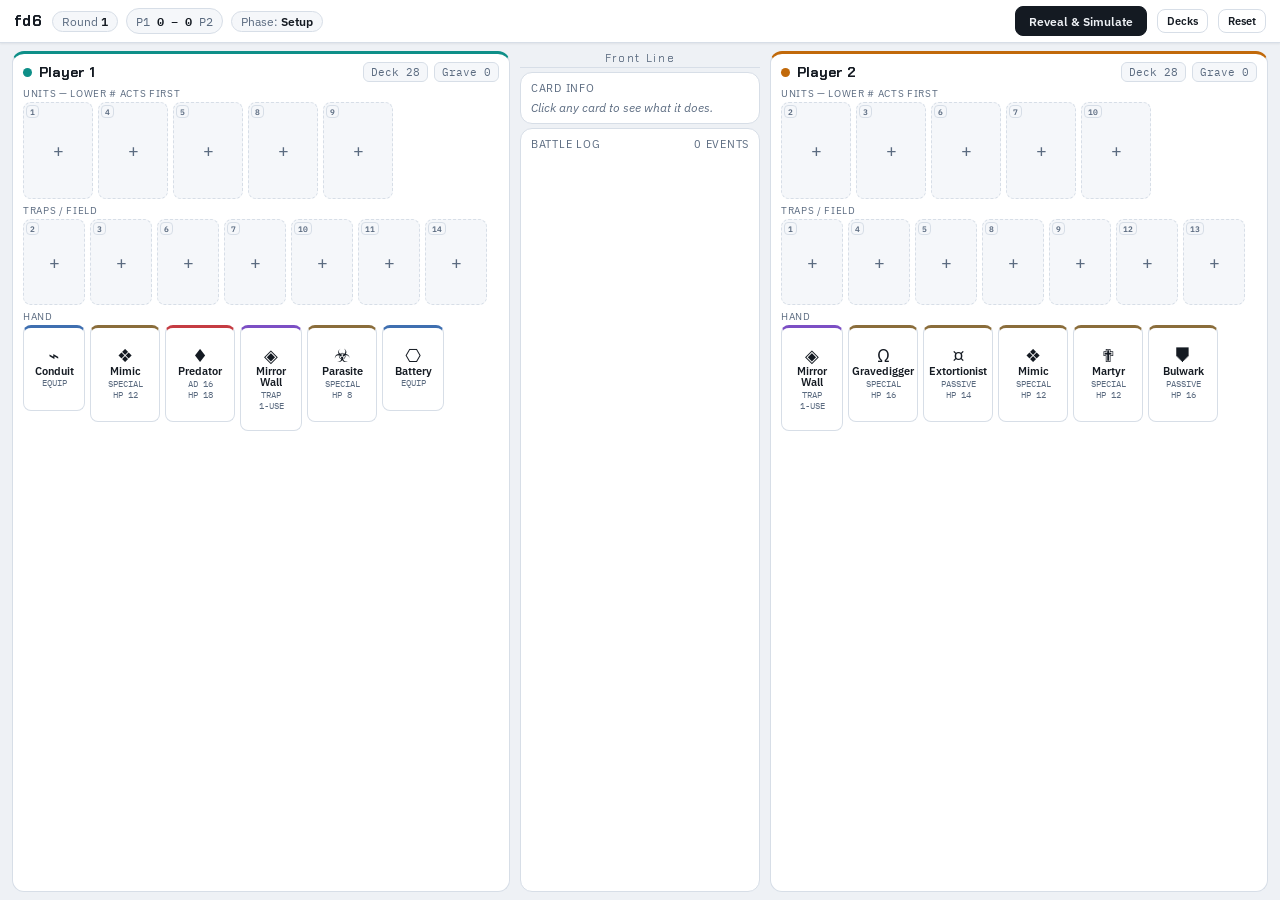
<file: index.html>
<!DOCTYPE html>
<html lang="en">
<head>
<meta charset="UTF-8">
<meta name="viewport" content="width=device-width, initial-scale=1.0">
<title>fd6</title>
<link rel="preconnect" href="https://fonts.gstatic.com" crossorigin>
<link rel="stylesheet" href="https://fonts.googleapis.com/css2?family=Chakra+Petch:wght@500;600;700&family=IBM+Plex+Sans:wght@400;500;600&family=IBM+Plex+Mono:wght@400;500;600&display=swap">
<link rel="stylesheet" href="shared.css">
<style>
  html,body{ overflow:hidden; }

  /* ---------- Topbar ---------- */
  .status{ display:flex; align-items:center; gap:8px; flex-wrap:wrap; font-size:.72rem; color:var(--text-dim); }
  .status b{ color:var(--text); font-weight:600; }
  .progress-wrap{ width:100px; height:5px; border-radius:999px; background:var(--panel-2); border:1px solid var(--line); overflow:hidden; }
  .progress-fill{ height:100%; background:linear-gradient(90deg,var(--p1),var(--p2)); width:0%; transition:width .12s linear; }

  /* ---------- Layout ---------- */
  .battlefield{
    flex:1 1 auto; min-height:0; max-width:1300px; width:100%; margin:0 auto;
    padding:8px 12px; display:flex; gap:10px;
  }

  .panel{
    flex:1 1 0; min-width:0; min-height:0;
    background:var(--panel); border:1px solid var(--line); border-radius:12px;
    padding:8px 10px; display:flex; flex-direction:column; gap:5px;
    border-top:3px solid var(--line); overflow:hidden;
  }
  .panel.p1{ border-top-color:var(--p1); }
  .panel.p2{ border-top-color:var(--p2); }

  .panel-head{ flex:0 0 auto; position:relative; display:flex; align-items:center; justify-content:space-between; gap:8px; }
  .panel-title{ font-family:'Chakra Petch',sans-serif; font-weight:700; font-size:.88rem; display:flex; align-items:center; gap:7px; }
  .dot{ width:9px; height:9px; border-radius:50%; display:inline-block; flex:0 0 auto; }
  .panel.p1 .dot{ background:var(--p1); } .panel.p2 .dot{ background:var(--p2); }
  .pile-pills{ display:flex; gap:6px; font-size:.68rem; }
  .pile-pill{ border:1px solid var(--line); border-radius:6px; padding:2px 7px; background:var(--panel-2); cursor:pointer; color:var(--text-dim); }
  .pile-pill:hover{ color:var(--text); }
  .grave-list{
    position:absolute; top:100%; right:0; margin-top:4px; z-index:15;
    display:flex; flex-wrap:wrap; gap:4px; max-width:200px;
    background:var(--panel); border:1px solid var(--line); border-radius:8px;
    padding:6px; box-shadow:var(--shadow);
  }
  .grave-chip{ width:20px; height:20px; display:flex; align-items:center; justify-content:center; border-radius:4px; background:var(--panel-2); border:1px solid var(--line); opacity:.7; font-size:.85rem; }

  /* Cards are sized by width (see --card-w / --trap-w), so each section is as tall as its content.
     The hand takes whatever height is left and wraps onto more lines instead of scrolling sideways. */
  .panel{ --card-w:70px; --trap-w:62px; }
  .section{ flex:0 0 auto; display:flex; flex-direction:column; gap:2px; }
  .sec-hand{ flex:1 1 auto; min-height:0; }
  .row-label{ flex:0 0 auto; font-size:.6rem; text-transform:uppercase; letter-spacing:.07em; color:var(--text-dim); }
  .row{ display:flex; flex-wrap:wrap; align-items:flex-start; align-content:flex-start; gap:5px; }
  .row.hand-row{ flex:1 1 auto; min-height:0; overflow-y:auto; }
  /* Traps / Field always holds exactly 7 slots: shrink them to fit the row rather than scroll. */
  .row.zone-row{ flex-wrap:nowrap; }
  .row.zone-row > .card, .row.zone-row > .slot{ flex:1 1 0; min-width:0; max-width:var(--trap-w); }


  /* slots + cards */
  .slot{
    width:var(--card-w); aspect-ratio:.72; border-radius:8px; border:1.5px dashed var(--line);
    display:flex; align-items:center; justify-content:center; color:var(--text-dim);
    font-size:1.1rem; cursor:default; background:var(--panel-2); flex:0 0 auto; position:relative;
  }
  .prio-badge{
    position:absolute; top:2px; left:2px; min-width:13px; height:13px; padding:0 3px; border-radius:4px;
    font-size:8px; font-weight:600; line-height:13px; text-align:center;
    background:var(--panel-2); border:1px solid var(--line); color:var(--text-dim); z-index:2;
  }
  .card .prio-badge{ background:var(--bg); }
  .slot.trap-slot{ width:var(--trap-w); }
  .slot.valid-target{ border-color:var(--p1); background:var(--p1-bg); cursor:pointer; color:var(--p1); }
  .panel.p2 .slot.valid-target{ border-color:var(--p2); background:var(--p2-bg); color:var(--p2); }

  .card{
    width:var(--card-w); aspect-ratio:.72; flex:0 0 auto; border-radius:8px; border:1.5px solid var(--line);
    background:var(--panel); padding:4% 3%; display:flex; flex-direction:column;
    align-items:center; justify-content:flex-start; gap:2%; text-align:center; cursor:pointer; position:relative; user-select:none;
    transition:transform .12s ease, box-shadow .12s ease;
  }
  .card.trap-card{ width:var(--trap-w); }
  .card.cattack{ border-top:3px solid var(--danger); }
  .card.cheal{ border-top:3px solid var(--heal); }
  .card.ctrap{ border-top:3px solid var(--trap); }
  .card.cequip{ border-top:3px solid var(--equip); }
  .card.cspecial{ border-top:3px solid var(--special); }
  .card .icon{ font-size:clamp(11px,2vh,18px); line-height:1; }
  .card .name{ font-size:clamp(7px,1.35vh,10.5px); font-weight:600; line-height:1.1; }
  .card .stat{ font-size:clamp(6px,1.05vh,9px); color:var(--text-dim); line-height:1.15; }
  .card.selectable:hover{ transform:translateY(-3px); box-shadow:var(--shadow); }
  .card.is-selected{ transform:translateY(-5px); box-shadow:0 3px 10px rgba(0,0,0,.15); }
  .panel.p1 .card.is-selected{ border-color:var(--p1); box-shadow:0 0 0 2px var(--p1-bg), 0 3px 10px rgba(0,0,0,.1); }
  .panel.p2 .card.is-selected{ border-color:var(--p2); box-shadow:0 0 0 2px var(--p2-bg), 0 3px 10px rgba(0,0,0,.1); }
  .card.placed{ cursor:pointer; }
  .card.dim{ opacity:.55; }
  .card.valid-target{ box-shadow:0 0 0 2px var(--p1) inset; }
  .panel.p2 .card.valid-target{ box-shadow:0 0 0 2px var(--p2) inset; }
  .card.next-actor{ animation:next-pulse 1.1s ease-in-out infinite; }
  .panel.p1 .card.next-actor{ --next-color:var(--p1); }
  .panel.p2 .card.next-actor{ --next-color:var(--p2); }
  @keyframes next-pulse{
    0%,100%{ box-shadow:0 0 0 2px var(--next-color); }
    50%{ box-shadow:0 0 0 4px var(--next-color), 0 0 12px var(--next-color); }
  }
  .next-tag{
    position:absolute; bottom:3px; left:50%; transform:translateX(-50%);
    font-family:'Chakra Petch',sans-serif; font-weight:700; font-size:7px; letter-spacing:.08em;
    padding:1px 5px; border-radius:999px; background:var(--next-color); color:var(--bg); z-index:2;
  }
  .next-pill.p1{ border-color:var(--p1); color:var(--p1); } .next-pill.p1 b{ color:var(--p1); }
  .next-pill.p2{ border-color:var(--p2); color:var(--p2); } .next-pill.p2 b{ color:var(--p2); }
  .activate-btn{
    font-family:'Chakra Petch',sans-serif; font-weight:700; font-size:clamp(7px,1.15vh,9px); letter-spacing:.06em; text-transform:uppercase;
    padding:1px 7px; border-radius:999px; border:1px solid var(--text); background:var(--text); color:var(--bg);
    cursor:pointer; line-height:1.3; z-index:2; animation:next-pulse 1.4s ease-in-out infinite; --next-color:var(--special);
  }
  .activate-btn:hover:not([disabled]){ filter:brightness(1.15); }
  .activate-btn[disabled]{ opacity:.35; cursor:not-allowed; animation:none; background:transparent; color:var(--text-dim); border-color:var(--line); }
  .equip-badge{
    position:absolute; top:2px; right:2px; width:14px; height:14px; border-radius:50%;
    background:var(--equip); color:#fff; font-size:9px; display:flex; align-items:center;
    justify-content:center; line-height:1; z-index:2;
  }

  .hp-bar{ width:100%; height:3px; border-radius:999px; background:var(--panel-2); overflow:hidden; margin-top:1px; flex:0 0 auto; }
  .hp-fill{ height:100%; background:var(--heal); transition:width .2s ease; }
  .hp-fill.low{ background:var(--danger); }
  .charge-bar{ width:100%; height:2.5px; border-radius:999px; background:var(--panel-2); overflow:hidden; flex:0 0 auto; }
  .panel.p1 .charge-fill{ background:var(--p1); }
  .panel.p2 .charge-fill{ background:var(--p2); }
  .charge-fill{ height:100%; width:0%; }

  /* center column */
  .center-col{ flex:0 0 clamp(170px,20vw,240px); min-height:0; display:flex; flex-direction:column; gap:4px; }
  .center-label{
    flex:0 0 auto; text-align:center; font-family:'Chakra Petch',sans-serif; font-size:.68rem;
    color:var(--text-dim); letter-spacing:.15em; padding-bottom:2px; border-bottom:1px solid var(--line);
  }

  .grave-chip{ cursor:pointer; }

  /* log */
  .log-panel{
    flex:1 1 auto; min-height:0;
    background:var(--panel); border:1px solid var(--line); border-radius:12px;
    padding:8px 10px; display:flex; flex-direction:column; gap:4px;
  }
  .log-head{ flex:0 0 auto; display:flex; justify-content:space-between; align-items:center; font-size:.66rem; text-transform:uppercase; letter-spacing:.07em; color:var(--text-dim); }
  .log-body{ flex:1 1 auto; min-height:0; overflow-y:auto; display:flex; flex-direction:column; gap:3px; font-size:.72rem; }
  .log-line{ padding:1px 0; }
  .log-line.attack{ color:var(--danger); }
  .log-line.heal{ color:var(--heal); }
  .log-line.trap{ color:var(--trap); font-weight:600; }
  .log-line.destroy{ color:var(--text-dim); font-style:italic; }
  .log-line.idle{ color:var(--text-dim); opacity:.75; }
  .log-line.meta{ color:var(--text-dim); border-top:1px dashed var(--line); padding-top:4px; margin-top:2px; }
  .log-line.win{ color:var(--text); font-weight:700; }
  .log-line .t{ color:var(--text-dim); margin-right:4px; }

  .overlay{
    position:fixed; inset:0; background:rgba(11,15,20,.55); display:flex;
    align-items:center; justify-content:center; z-index:50; padding:16px;
  }
  .overlay-card{
    background:var(--panel); border:1px solid var(--line); border-radius:14px;
    padding:28px 24px; text-align:center; max-width:340px; box-shadow:0 10px 40px rgba(0,0,0,.3);
  }
  .overlay-card h2{ font-family:'Chakra Petch',sans-serif; margin:0 0 6px; font-size:1.4rem; }
  .overlay-card p{ color:var(--text-dim); margin:0 0 16px; font-size:.85rem; }

  @media (max-width:760px){
    html,body{ overflow-y:auto; }
    .battlefield{ flex-direction:column; overflow-y:auto; }
    .panel{ flex:0 0 auto; max-height:none; }
    .row.hand-row{ overflow-y:visible; }
    .center-col{ flex:0 0 auto; order:3; height:320px; }
  }
</style>
</head>
<body>

<header class="topbar">
  <div class="topbar-inner">
    <div class="brand">fd6<small>hotseat TCG battle-sim prototype</small></div>
    <div class="status">
      <span class="pill">Round <b id="roundLabel">1</b></span>
      <span class="pill mono" id="scorePill" title="Rounds won">P1 <b id="scoreLabel">0 – 0</b> P2</span>
      <span class="pill" id="phasePill">Phase: <b id="phaseLabel">Setup</b></span>
      <span class="pill mono" id="tickPill" hidden>Tick <b id="tickLabel">0</b>/60</span>
      <span class="pill next-pill" id="nextPill" hidden>Next: <b id="nextLabel"></b></span>
      <div class="progress-wrap" id="progressWrap" hidden><div class="progress-fill" id="progressFill"></div></div>
    </div>
    <div class="spacer"></div>
    <button class="btn primary" id="mainActionBtn">Reveal &amp; Simulate</button>
    <a class="btn ghost small" id="decksBtn" href="decks.html">Decks</a>
    <button class="btn ghost small" id="resetBtn">Reset</button>
  </div>
</header>

<div class="battlefield">
  <div class="panel p1" id="panel-0">
    <div class="panel-head">
      <div class="panel-title"><span class="dot"></span><span id="name-0"></span></div>
      <div class="pile-pills">
        <span class="pile-pill mono" id="deck-0"></span>
        <span class="pile-pill mono" id="grave-0"></span>
      </div>
      <div id="graveList-0" class="grave-list" hidden></div>
    </div>
    <div class="section sec-units">
      <div class="row-label">Units</div>
      <div class="row" id="units-0"></div>
    </div>
    <div class="section sec-traps">
      <div class="row-label">Traps / Field</div>
      <div class="row zone-row" id="traps-0"></div>
    </div>
    <div class="section sec-hand">
      <div class="row-label">Hand</div>
      <div class="row hand-row" id="hand-0"></div>
    </div>
  </div>

  <div class="center-col">
    <div class="center-label">Front Line</div>
    <div class="inspector" id="inspector">
      <div class="inspector-head"><span>Card Info</span><button class="inspector-close" id="inspectorClose" title="Clear" hidden>✕</button></div>
      <div id="inspectorBody"><div class="inspector-empty">Click any card to see what it does.</div></div>
    </div>
    <div class="log-panel">
      <div class="log-head"><span>Battle Log</span><span id="logCount">0 events</span></div>
      <div class="log-body" id="logBody"></div>
    </div>
  </div>

  <div class="panel p2" id="panel-1">
    <div class="panel-head">
      <div class="panel-title"><span class="dot"></span><span id="name-1"></span></div>
      <div class="pile-pills">
        <span class="pile-pill mono" id="deck-1"></span>
        <span class="pile-pill mono" id="grave-1"></span>
      </div>
      <div id="graveList-1" class="grave-list" hidden></div>
    </div>
    <div class="section sec-units">
      <div class="row-label">Units</div>
      <div class="row" id="units-1"></div>
    </div>
    <div class="section sec-traps">
      <div class="row-label">Traps / Field</div>
      <div class="row zone-row" id="traps-1"></div>
    </div>
    <div class="section sec-hand">
      <div class="row-label">Hand</div>
      <div class="row hand-row" id="hand-1"></div>
    </div>
  </div>
</div>

<div class="overlay" id="overlay" hidden>
  <div class="overlay-card">
    <h2 id="overlayTitle">Player 1 Wins</h2>
    <p id="overlaySub"></p>
    <button class="btn primary" id="overlayNewGame">New Game</button>
  </div>
</div>

<div class="overlay" id="choiceOverlay" hidden>
  <div class="overlay-card">
    <h2 id="choiceTitle">Choice</h2>
    <p id="choiceMessage"></p>
    <div id="choiceOptions" style="display:flex; flex-direction:column; gap:8px;"></div>
  </div>
</div>

<script src="shared.js"></script>
<script>
(function(){
  "use strict";

  var deckRecipes = loadDeckRecipes();

  // Infinity = endless play: rounds are scored but the match never ends. Set a number (e.g. 3) for first-to-N.
  var ROUNDS_TO_WIN = Infinity, UNIT_SLOTS = 5, TRAP_SLOTS = 5, CONTINUOUS_SLOTS = 2;
  var PREDATOR_DEATH_AOE = 5;
  var OSSUARY_HP = 3;
  var VAULT_CAP = 5, MARTYR_CHARGES = 3;
  var PALLBEARER_MIN_COOLDOWN = 5;
  var DRAW_PER_ROUND = 3, SIM_TICKS = 60;

  var cardUid = 0;
  function makeCard(key){
    var def = CARD_DEFS[key] || TOKEN_DEFS[key];
    var c = { uid: 'c' + (cardUid++) };
    for (var k in def) c[k] = def[k];
    return c;
  }
  function shuffle(arr){
    for (var i = arr.length - 1; i > 0; i--){
      var j = Math.floor(Math.random() * (i + 1));
      var tmp = arr[i]; arr[i] = arr[j]; arr[j] = tmp;
    }
    return arr;
  }
  function buildDeck(side){
    var deck = [], recipe = deckRecipes[side];
    Object.keys(recipe).forEach(function(key){
      if (!CARD_DEFS[key]) return;
      for (var i = 0; i < recipe[key]; i++) deck.push(makeCard(key));
    });
    return shuffle(deck);
  }
  function newPlayer(name, side){
    return {
      name: name,
      deck: buildDeck(side),
      hand: [],
      grave: [],
      summonCount: 0,
      lastAction: null,
      units: new Array(UNIT_SLOTS).fill(null),
      traps: new Array(TRAP_SLOTS).fill(null),
      continuous: new Array(CONTINUOUS_SLOTS).fill(null)
    };
  }
  function drawCards(p, n){
    for (var i = 0; i < n; i++){
      if (p.deck.length === 0) return;
      p.hand.push(p.deck.pop());
    }
  }

  var state = null;
  var lastHandUids = [new Set(), new Set()];
  var reduceMotion = false;
  try { reduceMotion = window.matchMedia('(prefers-reduced-motion: reduce)').matches; } catch (e){}

  function animateDraw(cardEl, side, order){
    if (reduceMotion || !cardEl.animate) return;
    var deckEl = document.getElementById('deck-' + side);
    if (!deckEl) return;
    var deckRect = deckEl.getBoundingClientRect();
    var cardRect = cardEl.getBoundingClientRect();
    var dx = (deckRect.left + deckRect.width / 2) - (cardRect.left + cardRect.width / 2);
    var dy = (deckRect.top + deckRect.height / 2) - (cardRect.top + cardRect.height / 2);
    try {
      cardEl.animate([
        { transform: 'translate(' + dx + 'px,' + dy + 'px) scale(.3) rotate(-10deg)', opacity: 0, offset: 0 },
        { transform: 'translate(' + (dx * 0.12) + 'px,' + (dy * 0.12) + 'px) scale(1.06) rotate(3deg)', opacity: 1, offset: 0.72 },
        { transform: 'translate(0,0) scale(1) rotate(0deg)', opacity: 1, offset: 1 }
      ], { duration: 420, delay: order * 70, easing: 'cubic-bezier(.22,.85,.28,1)', fill: 'both' });
    } catch (e){}
  }

  function freshState(){
    var s = {
      round: 1, phase: 'setup', tick: 0,
      selected: null, attaching: null, inspected: null, winner: null, log: [], graveOpen: [false,false],
      pendingChoice: null, tickQueue: [], tickQueuePos: 0,
      stack: [], responder: null, resolvingStack: false, roundWins: [0, 0],
      players: [newPlayer('Player 1', 0), newPlayer('Player 2', 1)]
    };
    s.players.forEach(function(p){ drawCards(p, INITIAL_HAND); });
    return s;
  }

  function addLog(text, type){
    state.log.push({ text:text, type:type });
    if (state.log.length > 300) state.log.shift();
  }

  // ---------- Simulation ----------
  function startSimulation(){
    if (state.phase !== 'setup') return;
    state.phase = 'simulating';
    state.tick = 0;
    state.selected = null;
    state.attaching = null;
    state.players.forEach(refreshBulwarks);
    addLog('Round ' + state.round + ': boards revealed. Battle begins. Press Step to advance.', 'meta');
    if (!checkForWipe()) render();   // a side that fielded no units loses the round on the spot
  }

  // ---------- Slot priority ----------
  // Every slot has a priority number; lower acts first when actions tie on the same tick. Numbers are
  // dealt snake-draft style: the side that is "first" gets 1,4,5,8,9,... and the other gets 2,3,6,7,10,...
  // One side is first for unit slots and second for trap/field slots; the other side is the reverse.
  // Which side is first for units swaps each round.
  function oddSide(){ return (state.round + 1) % 2; }

  function snakeNumber(pos, first){
    var odd = pos % 2 === 1;
    return first ? (2 * pos + 1 + (odd ? 1 : 0)) : (2 * pos + 2 - (odd ? 1 : 0));
  }

  function slotPriority(side, zone, idx){
    var unitsFirst = side === oddSide();
    if (zone === 'unit') return snakeNumber(idx, unitsFirst);
    var pos = zone === 'trap' ? idx : TRAP_SLOTS + idx;
    return snakeNumber(pos, !unitsFirst);
  }

  // Actors scheduled for tick t, ordered by slot priority.
  function queueForTick(t){
    var queue = [];
    for (var side = 0; side < 2; side++){
      var player = state.players[side];
      for (var i = 0; i < player.units.length; i++){
        var u = player.units[i];
        var cd = u ? unitCooldown(player, u.card) : 0;
        if (u && u.alive && isFinite(cd) && t % cd === 0) queue.push({ side: side, idx: i, prio: slotPriority(side, 'unit', i) });
      }
      for (var j = 0; j < player.continuous.length; j++){
        var cc = player.continuous[j];
        if (cc && cc.card.key === 'blackbox' && (cc.charges || 0) >= 3) queue.push({ side: side, continuousIdx: j, prio: slotPriority(side, 'continuous', j) });
      }
    }
    queue.sort(function(a, b){ return a.prio - b.prio; });
    return queue;
  }

  function buildTickQueue(){
    state.tickQueue = queueForTick(++state.tick);
    state.tickQueuePos = 0;
  }

  // The action the next Step click will resolve: the rest of the current tick's queue, or the first
  // actor of the next tick that has one. Null when nothing is left this round or a choice is pending.
  function peekNextActor(){
    if (state.phase !== 'simulating' || state.pendingChoice) return null;
    if (state.tickQueue && state.tickQueuePos < state.tickQueue.length){
      var item = state.tickQueue[state.tickQueuePos];
      return { side: item.side, idx: item.idx, continuousIdx: item.continuousIdx, tick: state.tick };
    }
    for (var t = state.tick + 1; t <= SIM_TICKS; t++){
      var q = queueForTick(t);
      if (q.length) return { side: q[0].side, idx: q[0].idx, continuousIdx: q[0].continuousIdx, tick: t };
    }
    return null;
  }

  function processQueueItem(item){
    if (item.continuousIdx !== undefined) return resolveBlackBox(item.side, item.continuousIdx);
    var u = state.players[item.side].units[item.idx];
    if (!u || !u.alive) return undefined;
    return performAction(item.side, item.idx, u, state.tick);
  }

  // Processes exactly one queued action from the current tick, then does the end-of-queue
  // bookkeeping (game over / end of round). Remaining actions wait for the next Step click.
  function drainQueue(){
    if (state.manualPause){
      state.manualPause = false;
      if (state.resolvingStack) resolveStack(); // a choice opened mid-resolution; finish the rest of the stack
      else if (!checkForWipe()) render();
      return;
    }
    if (state.tickQueuePos < state.tickQueue.length){
      var item = state.tickQueue[state.tickQueuePos++];
      var result = processQueueItem(item);
      if (result === 'PAUSED'){ render(); return; }
    }
    if (checkForWipe()) return;
    render();
    if (state.tickQueuePos >= state.tickQueue.length && state.tick >= SIM_TICKS) endSimulation();
  }

  function stepOnce(){
    if (state.phase !== 'simulating' || state.pendingChoice || state.responder !== null || state.resolvingStack) return;
    if (state.tickQueue && state.tickQueuePos < state.tickQueue.length){
      drainQueue();
      return;
    }
    while (state.phase === 'simulating' && !state.pendingChoice){
      if (state.tick >= SIM_TICKS){ endSimulation(); return; }
      buildTickQueue();
      if (state.tickQueue.length > 0){ drainQueue(); return; }
      render(); // keep the tick counter live while silently skipping ticks with no scheduled actions
    }
  }

  function pauseForChoice(config){
    state.pendingChoice = config;
    render();
  }

  function consumeTrap(side, idx){
    var p = state.players[side];
    if (!p.traps[idx]) return;
    p.grave.push(p.traps[idx].card);
    p.traps[idx] = null;
  }

  function findOtherLivingUnit(player, excludeIdx){
    for (var i = 0; i < player.units.length; i++){
      if (i !== excludeIdx && player.units[i] && player.units[i].alive) return i;
    }
    return -1;
  }

  function findWeakestUnit(player, excludeIdx){
    var bestIdx = -1, bestPct = Infinity;
    player.units.forEach(function(u, i){
      if (i === excludeIdx || !u || !u.alive) return;
      var pct = u.hp / u.maxHp;
      if (pct < bestPct){ bestPct = pct; bestIdx = i; }
    });
    return bestIdx;
  }

  function findStrongestUnit(player, excludeIdx){
    var bestIdx = -1, bestHp = -1;
    player.units.forEach(function(u, i){
      if (i === excludeIdx || !u || !u.alive) return;
      if (u.hp > bestHp){ bestHp = u.hp; bestIdx = i; }
    });
    return bestIdx;
  }

  function findLivingScavengerNoEquip(preferredSide){
    var order = [preferredSide, 1 - preferredSide];
    for (var oi = 0; oi < order.length; oi++){
      var s = order[oi], p = state.players[s];
      for (var i = 0; i < p.units.length; i++){
        var uu = p.units[i];
        if (uu && uu.alive && uu.card.key === 'scavenger' && !uu.equip) return { side: s, idx: i };
      }
    }
    return null;
  }

  function findLivingBodyguardSlot(player){
    for (var i = 0; i < player.units.length; i++){
      if (player.units[i] && player.units[i].alive && player.units[i].card.key === 'bodyguard') return i;
    }
    return -1;
  }

  // ---------- Bulwark ----------
  // Bulwark is the reward for fielding nothing else: alone on its side it doubles up and taunts, so
  // every enemy attack has to chew through it first. The bonus is re-evaluated whenever the board changes
  // during setup and locked in when the battle begins, so units dying mid-round don't switch it on halfway.
  function countLivingUnits(player){
    return player.units.filter(function(u){ return u && u.alive; }).length;
  }
  function isTaunting(u){ return !!(u && u.alive && u.taunting); }
  function refreshBulwarks(player){
    var lonely = countLivingUnits(player) === 1;
    player.units.forEach(function(u){
      if (!u || !u.alive || u.card.key !== 'bulwark') return;
      if (!!u.taunting === lonely) return;
      u.taunting = lonely;
      if (lonely){ u.maxHp += u.card.hp; u.hp += u.card.hp; }          // the bonus is +base HP, i.e. double
      else { u.maxHp -= u.card.hp; u.hp = Math.min(u.hp, u.maxHp); }
    });
  }
  function findTauntSlot(player){
    for (var i = 0; i < player.units.length; i++){ if (isTaunting(player.units[i])) return i; }
    return -1;
  }

  // Charges are pooled across a player's living units (see tryHijack): these helpers read and spend that pool.
  function findVault(player){
    for (var i = 0; i < player.continuous.length; i++){ if (player.continuous[i] && player.continuous[i].card.key === 'vault') return player.continuous[i]; }
    return null;
  }
  function vaultDeposit(player, amount){
    var v = findVault(player);
    if (!v || amount <= 0) return 0;
    var take = Math.min(amount, VAULT_CAP - (v.charges || 0));
    if (take <= 0) return 0;
    v.charges = (v.charges || 0) + take;
    return take;
  }
  function totalCharges(player){
    var sum = 0;
    player.units.forEach(function(u){ if (u && u.alive) sum += (u.charges || 0); });
    var v = findVault(player);
    return sum + (v ? (v.charges || 0) : 0);
  }

  function spendCharges(player, amount){
    var v = findVault(player);
    if (v && v.charges > 0){
      var fromVault = Math.min(v.charges, amount);
      v.charges -= fromVault;
      amount -= fromVault;
    }
    for (var i = 0; i < player.units.length && amount > 0; i++){
      var u = player.units[i];
      if (!u || !u.alive || !(u.charges > 0)) continue;
      var take = Math.min(u.charges, amount);
      u.charges -= take;
      amount -= take;
    }
  }

  // Conduit tracks its target by card uid rather than slot, so the link survives the target moving slots and
  // simply goes quiet if the target dies or the two of them end up on opposite boards (Donation, Scavenger).
  function findUnitSlotByUid(player, uid){
    for (var i = 0; i < player.units.length; i++){
      if (player.units[i] && player.units[i].alive && player.units[i].card.uid === uid) return i;
    }
    return -1;
  }
  function conduitTargetSlot(player, u){
    if (!u || !u.equip || u.equip.card.key !== 'conduit' || u.equip.targetUid == null) return -1;
    return findUnitSlotByUid(player, u.equip.targetUid);
  }

  // Prefers a unit that can actually spend charges; otherwise any living unit can hold them for Hijack / Standoff.
  function findChargeRecipient(player, excludeIdx){
    for (var i = 0; i < player.units.length; i++){
      var u = player.units[i];
      if (i !== excludeIdx && u && u.alive && u.card.usesCharges) return i;
    }
    return findOtherLivingUnit(player, excludeIdx);
  }

  // Used only inside tryHijack, which is deep in synchronous attack/heal resolution and can't pause for a choice.
  function chargeExtortion(activatingSide){
    var other = 1 - activatingSide;
    var op = state.players[other];
    var count = 0;
    op.units.forEach(function(u){ if (u && u.alive && u.card.key === 'extortionist') count++; });
    for (var i = 0; i < count; i++){
      var idx = findChargeRecipient(op, -1);
      if (idx === -1) return;
      gainCharges(other, idx, 1);
      addLog(op.name + "'s Extortionist extracts 1 charge for " + op.units[idx].card.name + '.', 'trap');
    }
  }

  // Lets the Extortionist's owner pick which of their units gets the charge. Calls next() once resolved
  // (synchronously if no Extortionist is out) and returns 'PAUSED' if it opened a choice modal.
  function chargeExtortionChoice(activatingSide, next){
    var other = 1 - activatingSide;
    var op = state.players[other];
    var hasExtortionist = op.units.some(function(u){ return u && u.alive && u.card.key === 'extortionist'; });
    if (!hasExtortionist) return next();
    var targets = [];
    op.units.forEach(function(u, i){ if (u && u.alive) targets.push(i); });
    if (targets.length === 0) return next();
    var unitLabel = function(i){ var u = op.units[i]; return u.card.name + ' (' + u.hp + '/' + u.maxHp + ' HP)'; };
    pauseForChoice({
      title: 'Extortionist',
      message: op.name + ', choose which of your cards gains 1 charge from Extortionist.',
      options: targets.map(function(i){
        return { label: unitLabel(i), onClick: function(){
          gainCharges(other, i, 1);
          addLog(op.name + "'s Extortionist extracts 1 charge for " + op.units[i].card.name + '.', 'trap');
          var result = next();
          if (result !== 'PAUSED') drainQueue();
        }};
      })
    });
    return 'PAUSED';
  }

  function gainCharges(side, slotIdx, amount){
    var p = state.players[side];
    var u = p.units[slotIdx];
    if (!u) return;
    u.charges = (u.charges || 0) + amount;
    p.units.forEach(function(par, i){
      if (par && par.alive && par.card.key === 'parasite' && par.hostSlot === slotIdx) par.charges = (par.charges || 0) + amount;
    });
    if (u.equip && u.equip.card.key === 'battery') u.equip.storedCharges = Math.min(3, (u.equip.storedCharges || 0) + amount);
  }

  // ---------- Death handling ----------
  function destroyUnit(side, idx, opts){
    opts = opts || {};
    var p = state.players[side];
    var u = p.units[idx];
    if (!u) return;
    var card = u.card;

    if (u.equip && u.equip.card.key === 'deathless'){
      p.grave.push(u.equip.card);
      u.equip = null;
      addLog(p.name + "'s Deathless shatters, saving " + card.name + '.', 'trap');
      return;
    }
    if (u.equip && u.equip.card.key === 'inheritance'){
      var heirIdx = findOtherLivingUnit(p, idx);
      if (heirIdx !== -1){
        p.units[heirIdx].equip = u.equip;
        addLog(u.equip.card.name + ' passes on to ' + p.units[heirIdx].card.name + '.', 'meta');
      } else {
        p.grave.push(u.equip.card);
      }
      u.equip = null;
    }
    if (u.equip && u.equip.card.key === 'deadmanswitch'){
      var dmsCard = u.equip.card;
      u.equip = null;
      forcePerformAction(side, idx, u, state.tick);
      p.grave.push(dmsCard);
    }
    if (u.equip && u.equip.card.key === 'battery'){
      var stored = u.equip.storedCharges || 0;
      var batCard = u.equip.card;
      u.equip = null;
      if (stored > 0){
        var otherIdx = findOtherLivingUnit(p, idx);
        if (otherIdx !== -1) p.units[otherIdx].charges = (p.units[otherIdx].charges || 0) + stored;
      }
      p.grave.push(batCard);
    }
    if (u.equip){
      var eqCard = u.equip.card;
      u.equip = null;
      var scav = findLivingScavengerNoEquip(side);
      if (scav){
        state.players[scav.side].units[scav.idx].equip = { card: eqCard, storedCharges: 0 };
        addLog(state.players[scav.side].name + "'s Scavenger claims " + eqCard.name + '.', 'meta');
      } else {
        p.grave.push(eqCard);
      }
    }

    p.grave.push(card);
    // Loops that hold a reference to this unit (a Gravedigger volley, a Mimic copy) check u.alive between
    // hits, so the death has to show on the instance as well as clearing the slot.
    u.alive = false;
    p.units[idx] = null;

    if (card.key === 'martyr' && !opts.martyrPaid){
      var heir = findChargeRecipient(p, idx);
      if (heir !== -1){
        gainCharges(side, heir, MARTYR_CHARGES);
        addLog(p.name + "'s Martyr passes " + MARTYR_CHARGES + ' charges to ' + p.units[heir].card.name + ' as it dies.', 'meta');
      }
    }
    var banked = vaultDeposit(p, u.charges || 0);
    if (banked > 0) addLog(p.name + "'s Vault catches " + banked + ' charge(s) from ' + card.name + '.', 'meta');
    p.units.forEach(function(uu){ if (uu && uu.alive && uu.card.key === 'undertaker') uu.charges = (uu.charges || 0) + 1; });
    p.continuous.forEach(function(cc){ if (cc && cc.card.key === 'blackbox') cc.charges = (cc.charges || 0) + 1; });
    p.units.forEach(function(uu){ if (uu && uu.alive && uu.card.key === 'parasite' && uu.hostSlot === idx) uu.hostSlot = null; });

    if (card.key === 'predator'){
      addLog(p.name + "'s Predator lashes out as it dies, hitting its own side for " + PREDATOR_DEATH_AOE + " true damage.", 'attack');
      p.units.forEach(function(uu, i){
        if (!uu || !uu.alive) return;
        uu.hp -= PREDATOR_DEATH_AOE;
        addLog(p.name + "'s " + uu.card.name + ' takes ' + PREDATOR_DEATH_AOE + ' from the death throes.', 'attack');
        if (uu.hp <= 0) destroyUnit(side, i, {});
      });
    }
  }

  function forcePerformAction(side, idx, u, t){
    var card = u.card;
    var selfPlayer = state.players[side];
    if (card.unitType === 'attacker'){
      var power = card.ad;
      if (u.equip && u.equip.card.key === 'veteranstandard') power += selfPlayer.summonCount;
      resolveAttackHit(side, 1 - side, power, selfPlayer.name + "'s " + card.name + " (Dead Man's Switch)", t, undefined, { disarm: card.key === 'disarmer' });
    } else if (card.unitType === 'healer'){
      var best = findHealTarget(selfPlayer);
      if (best) applyHeal(selfPlayer, best, card.ap, selfPlayer.name + "'s " + card.name + " (Dead Man's Switch)", t);
    } else if (card.key === 'gravedigger'){
      var graveCount = selfPlayer.grave.length;
      for (var k = 0; k < graveCount; k++) resolveAttackHit(side, 1 - side, card.ap, selfPlayer.name + "'s Gravedigger (Dead Man's Switch)", t, undefined, { dmgType: 'magic' });
    } else if (card.key === 'loadedgun'){
      resolveAttackHit(side, 1 - side, card.ap, selfPlayer.name + "'s Loaded Gun (Dead Man's Switch)", t, undefined, { dmgType: 'magic' });
    }
    // mimic/undertaker/parasite/extortionist/bodyguard/scavenger have no meaningful forced retaliation — skipped.
  }

  // ---------- Heal helpers ----------
  function findHealTarget(player){
    var best = null, bestPct = 1;
    player.units.forEach(function(u, idx){
      if (u && u.alive && u.hp < u.maxHp){
        var pct = u.hp / u.maxHp;
        if (pct < bestPct){ bestPct = pct; best = { kind: 'unit', idx: idx }; }
      }
    });
    return best;
  }
  function applyHeal(player, best, amount, label, t){
    var u = player.units[best.idx];
    var before = u.hp;
    u.hp = Math.min(u.maxHp, u.hp + amount);
    addLog('t' + t + ': ' + label + ' heals ' + u.card.name + ' for ' + (u.hp - before) + '.', 'heal');
  }

  // ---------- Damage types ----------
  // Physical damage (auto-attacks) is reduced by armor, magic damage (abilities) by magic resist, and true
  // damage by nothing — League's formula: taken = dmg × 100 / (100 + resist), rounded, at least 1.
  function mitigatedDamage(amount, dmgType, u){
    if (amount <= 0) return 0;
    var resist = dmgType === 'physical' ? (u.card.armor || 0) : dmgType === 'magic' ? (u.card.mr || 0) : 0;
    return Math.max(1, Math.round(amount * 100 / (100 + resist)));
  }
  function damageNote(raw, dealt, dmgType){
    if (dealt === raw) return '';
    return ' (' + raw + ' ' + dmgType + ', ' + (dmgType === 'physical' ? 'armor' : 'MR') + ' blocked ' + (raw - dealt) + ')';
  }

  // ---------- Attack resolution pipeline ----------
  function pickAttackTarget(dp){
    var taunt = findTauntSlot(dp);
    if (taunt !== -1) return { kind: 'unit', idx: taunt };
    for (var i = 0; i < dp.units.length; i++){ if (dp.units[i] && dp.units[i].alive) return { kind: 'unit', idx: i }; }
    return null;
  }

  // attackerIdx: slot of the attacking unit, when there is one (Black Box replays and dying units pass none).
  function resolveAttackHit(attackerSide, defSide, power, sourceLabel, t, attackerIdx, opts){
    var dp = state.players[defSide];
    var target = pickAttackTarget(dp);
    if (!target) return undefined;
    var trapResult = triggerArmedTrap(defSide, attackerSide, power, target.kind, target.idx, t, attackerIdx);
    if (trapResult === 'PAUSED') return 'PAUSED';
    if (trapResult === true) return undefined;
    var bgSlot = findLivingBodyguardSlot(dp);
    // Bodyguard intercepts automatically — no prompt. A taunt still outranks it: the attack is already
    // forced onto the Bulwark, so Bodyguard cannot pull it back off.
    if (bgSlot !== -1 && !(target.kind === 'unit' && target.idx === bgSlot) && findTauntSlot(dp) === -1){
      addLog('t' + t + ': ' + dp.name + "'s Bodyguard steps in front of " + dp.units[target.idx].card.name + '.', 'trap');
      return applyDamageToTarget(attackerSide, defSide, 'unit', bgSlot, power, sourceLabel, t, opts);
    }
    return applyDamageToTarget(attackerSide, defSide, target.kind, target.idx, power, sourceLabel, t, opts);
  }

  function applyDamageToTarget(attackerSide, defSide, kind, idx, power, sourceLabel, t, opts){
    var dp = state.players[defSide];
    if (kind === 'unit'){
      var target = dp.units[idx];
      if (!target) return undefined;
      // Disarmer trades its damage for the target's gear. Traps and Bodyguard have already had their say
      // above, so a Disarmer's swing can still be reflected or intercepted like any other attack.
      if (opts && opts.disarm && target.equip){
        var stripped = target.equip.card;
        target.equip = null;
        dp.grave.push(stripped);
        addLog('t' + t + ': ' + sourceLabel + ' tears ' + stripped.name + ' off ' + dp.name + "'s " + target.card.name + ' and destroys it.', 'destroy');
        return undefined;
      }
      var dmgType = (opts && opts.dmgType) || 'physical';
      var dealt = mitigatedDamage(power, dmgType, target);
      target.hp -= dealt;
      addLog('t' + t + ': ' + sourceLabel + ' hits ' + dp.name + "'s " + target.card.name + ' for ' + dealt + damageNote(power, dealt, dmgType) + '.', 'attack');
      var condIdx = conduitTargetSlot(dp, target);   // pays out even on a lethal hit
      if (condIdx !== -1){
        gainCharges(defSide, condIdx, 1);
        addLog(dp.name + "'s Conduit passes 1 charge to " + dp.units[condIdx].card.name + '.', 'meta');
      }
      if (target.equip && target.equip.card.key === 'gravestone'){   // also pays out on a lethal hit
        dp.grave.push(makeCard('gravetoken'));
        addLog(dp.name + "'s Gravestone adds a Grave Token to the graveyard.", 'meta');
      }
      if (target.hp <= 0){
        var lwIdx = -1;
        for (var i = 0; i < dp.traps.length; i++){ if (dp.traps[i] && dp.traps[i].card.key === 'lastwill'){ lwIdx = i; break; } }
        if (lwIdx !== -1){
          var dyingName = target.card.name;
          chargeExtortionChoice(defSide, function(){
            pauseForChoice({
              title: "Last Will",
              message: dp.name + "'s " + dyingName + ' has taken lethal damage. Save it at 1 HP, or let it die and draw 2 cards?',
              options: [
                { label: 'Save at 1 HP', onClick: function(){
                    target.hp = 1;
                    addLog(dp.name + "'s Last Will saves " + dyingName + ' at 1 HP.', 'trap');
                    consumeTrap(defSide, lwIdx);
                    drainQueue();
                }},
                { label: 'Let it die, draw 2', onClick: function(){
                    destroyUnit(defSide, idx, { killedByOpponent: true });
                    drawCards(dp, 2);
                    addLog(dp.name + "'s Last Will lets " + dyingName + ' die — 2 cards drawn.', 'trap');
                    consumeTrap(defSide, lwIdx);
                    drainQueue();
                }}
              ]
            });
            return 'PAUSED';
          });
          return 'PAUSED';
        }
        destroyUnit(defSide, idx, { killedByOpponent: true });
      }
      return undefined;
    }
    return undefined;
  }

  // ---------- Trap dispatcher (fires when an attack lands) ----------
  function triggerArmedTrap(defSide, attackerSide, power, targetKind, targetIdx, t, attackerIdx){
    var dp = state.players[defSide];
    var TRAP_KEYS = ['mirror', 'donation', 'liquidator', 'mutualdestruction', 'standoff', 'repossess', 'cannibalize'];
    var foundIdx = -1;
    for (var i = 0; i < dp.traps.length; i++){
      var tr = dp.traps[i];
      if (!tr || TRAP_KEYS.indexOf(tr.card.key) === -1) continue;
      if (tr.card.manualFire) continue;              // only ever fired by the player
      if (tr.card.manualArm && !tr.primed) continue; // player hasn't activated it yet
      foundIdx = i; break;
    }
    if (foundIdx === -1) return false;
    var key = dp.traps[foundIdx].card.key;
    var resolveNow = function(){
      switch (key){
        case 'mirror': resolveMirror(defSide, attackerSide, foundIdx, attackerIdx); return true;
        case 'donation': resolveDonation(defSide, attackerSide, foundIdx); return true;
        case 'liquidator': resolveLiquidator(defSide, foundIdx); return true;
        case 'repossess': resolveRepossess(defSide, attackerSide, foundIdx); return true;
        case 'cannibalize': resolveCannibalize(defSide, foundIdx); return true;
        case 'standoff': return resolveStandoff(defSide, attackerSide, foundIdx);
        case 'mutualdestruction': return resolveMutualDestruction(defSide, attackerSide, foundIdx, t);
      }
      return false;
    };
    return chargeExtortionChoice(defSide, resolveNow);
  }

  function resolveMirror(defSide, attackerSide, foundIdx, attackerIdx){
    var dp = state.players[defSide], ap = state.players[attackerSide];
    var attacker = attackerIdx !== undefined ? ap.units[attackerIdx] : null;
    if (attacker && attacker.alive){
      addLog(dp.name + "'s Mirror Wall reflects the attack — " + ap.name + "'s " + attacker.card.name + ' is destroyed!', 'trap');
      destroyUnit(attackerSide, attackerIdx, { killedByOpponent: true });
    } else {
      addLog(dp.name + "'s Mirror Wall negates the attack, but there is no attacking unit to destroy.", 'trap');
    }
    consumeTrap(defSide, foundIdx);
  }

  function resolveDonation(defSide, attackerSide, foundIdx){
    var dp = state.players[defSide], ap = state.players[attackerSide];
    var idx = findWeakestUnit(dp);
    if (idx === -1){ addLog(dp.name + "'s Donation fizzles — no unit to give away.", 'trap'); consumeTrap(defSide, foundIdx); return; }
    var emptyIdx = ap.units.findIndex(function(x){ return !x; });
    if (emptyIdx === -1){
      addLog(dp.name + "'s Donation has nowhere to send " + dp.units[idx].card.name + ' — it is destroyed instead.', 'destroy');
      destroyUnit(defSide, idx, {});
    } else {
      var inst = dp.units[idx];
      dp.units[idx] = null;
      ap.units[emptyIdx] = inst;
      addLog(dp.name + ' donates ' + inst.card.name + ' to ' + ap.name + '.', 'trap');
    }
    consumeTrap(defSide, foundIdx);
  }

  function resolveLiquidator(defSide, foundIdx){
    var dp = state.players[defSide];
    var alive = [];
    dp.units.forEach(function(u, i){ if (u && u.alive) alive.push(i); });
    if (alive.length < 1){ addLog(dp.name + "'s Liquidator fizzles — no unit to sacrifice.", 'trap'); consumeTrap(defSide, foundIdx); return; }
    var unitLabel = function(i){ var u = dp.units[i]; return u.card.name + ' (' + u.hp + '/' + u.maxHp + ' HP)'; };
    pauseForChoice({
      title: 'Liquidator',
      message: dp.name + ', choose a unit to sacrifice.',
      options: alive.map(function(sacIdx){
        return { label: unitLabel(sacIdx), onClick: function(){
          var sac = dp.units[sacIdx];
          var gained = Math.floor(sac.hp / 5);
          var receivers = alive.filter(function(i){ return i !== sacIdx && dp.units[i] && dp.units[i].alive; });
          if (gained <= 0 || receivers.length === 0){
            addLog(dp.name + "'s Liquidator sacrifices " + sac.card.name + ' but it yields no charges.', 'trap');
            destroyUnit(defSide, sacIdx, {});
            consumeTrap(defSide, foundIdx);
            drainQueue();
            return;
          }
          pauseForChoice({
            title: 'Liquidator',
            message: dp.name + ', choose the unit to receive ' + gained + ' charge' + (gained === 1 ? '' : 's') + ' from ' + sac.card.name + '.',
            options: receivers.map(function(recIdx){
              return { label: unitLabel(recIdx), onClick: function(){
                gainCharges(defSide, recIdx, gained);
                addLog(dp.name + "'s Liquidator sacrifices " + sac.card.name + ' for ' + gained + ' charge' + (gained === 1 ? '' : 's') + ', paid to ' + dp.units[recIdx].card.name + '.', 'trap');
                destroyUnit(defSide, sacIdx, {});
                consumeTrap(defSide, foundIdx);
                drainQueue();
              }};
            })
          });
        }};
      })
    });
    return 'PAUSED';
  }

  function resolveRepossess(defSide, attackerSide, foundIdx){
    var dp = state.players[defSide], ap = state.players[attackerSide];
    var idx = -1;
    for (var i = 0; i < ap.units.length; i++){
      if (ap.units[i] && ap.units[i].alive && ap.units[i].originalOwner === defSide){ idx = i; break; }
    }
    if (idx === -1){ addLog(dp.name + "'s Repossess fizzles — nothing of theirs to reclaim.", 'trap'); consumeTrap(defSide, foundIdx); return; }
    var inst = ap.units[idx];
    var emptyIdx = dp.units.findIndex(function(x){ return !x; });
    ap.units[idx] = null;
    if (emptyIdx === -1){
      dp.grave.push(inst.card);
      addLog(dp.name + ' repossesses ' + inst.card.name + ' but has no room for it — it is scrapped.', 'trap');
    } else {
      dp.units[emptyIdx] = inst;
      addLog(dp.name + ' repossesses ' + inst.card.name + '!', 'trap');
    }
    consumeTrap(defSide, foundIdx);
  }

  function resolveCannibalize(defSide, foundIdx){
    var dp = state.players[defSide];
    var alive = [];
    dp.units.forEach(function(u, i){ if (u && u.alive) alive.push(i); });
    if (alive.length < 2){ addLog(dp.name + "'s Cannibalize fizzles — not enough units.", 'trap'); consumeTrap(defSide, foundIdx); return; }
    var unitLabel = function(i){ var u = dp.units[i]; return u.card.name + ' (' + u.hp + '/' + u.maxHp + ' HP)'; };
    pauseForChoice({
      title: 'Cannibalize',
      message: dp.name + ', choose a unit to sacrifice.',
      options: alive.map(function(sacIdx){
        return { label: unitLabel(sacIdx), onClick: function(){
          var receivers = alive.filter(function(i){ return i !== sacIdx && dp.units[i] && dp.units[i].alive; });
          pauseForChoice({
            title: 'Cannibalize',
            message: dp.name + ', choose the unit that receives ' + dp.units[sacIdx].card.name + "'s " + dp.units[sacIdx].hp + ' HP.',
            options: receivers.map(function(recIdx){
              return { label: unitLabel(recIdx), onClick: function(){
                var sac = dp.units[sacIdx], rec = dp.units[recIdx];
                rec.maxHp += sac.hp; rec.hp += sac.hp;
                addLog(dp.name + ' cannibalizes ' + sac.card.name + ' into ' + rec.card.name + ' (+' + sac.hp + ' HP).', 'trap');
                destroyUnit(defSide, sacIdx, {});
                consumeTrap(defSide, foundIdx);
                drainQueue();
              }};
            })
          });
        }};
      })
    });
    return 'PAUSED';
  }

  function bidOptionsFor(player){
    var r = totalCharges(player);
    var presets = [0, 1, 2, 3, 5];
    var set = [];
    presets.forEach(function(v){ if (v <= r && set.indexOf(v) === -1) set.push(v); });
    if (r > 0 && set.indexOf(r) === -1) set.push(r);
    if (set.indexOf(0) === -1) set.unshift(0);
    set.sort(function(a, b){ return a - b; });
    return set;
  }

  function resolveStandoff(defSide, attackerSide, foundIdx){
    var dp = state.players[defSide], ap = state.players[attackerSide];
    var defOpts = bidOptionsFor(dp);
    pauseForChoice({
      title: 'Standoff',
      message: dp.name + ', choose your bid (Charges: ' + totalCharges(dp) + ').',
      options: defOpts.map(function(v){
        return { label: (v === totalCharges(dp) && v > 0) ? ('All (' + v + ')') : String(v), onClick: function(){
          var defBid = v;
          var atkOpts = bidOptionsFor(ap);
          pauseForChoice({
            title: 'Standoff',
            message: ap.name + ', choose your bid (Charges: ' + totalCharges(ap) + ').',
            options: atkOpts.map(function(v2){
              return { label: (v2 === totalCharges(ap) && v2 > 0) ? ('All (' + v2 + ')') : String(v2), onClick: function(){
                var atkBid = v2;
                spendCharges(dp, defBid);
                spendCharges(ap, atkBid);
                if (defBid > atkBid){ drawCards(dp, 2); addLog(dp.name + ' wins the Standoff (' + defBid + ' vs ' + atkBid + ') and draws 2 cards.', 'trap'); }
                else if (atkBid > defBid){ drawCards(ap, 2); addLog(ap.name + ' wins the Standoff (' + atkBid + ' vs ' + defBid + ') and draws 2 cards.', 'trap'); }
                else { addLog('The Standoff ends in a tie (' + defBid + ' vs ' + atkBid + '). Neither side draws.', 'trap'); }
                consumeTrap(defSide, foundIdx);
                drainQueue();
              }};
            })
          });
        }};
      })
    });
    return 'PAUSED';
  }

  function resolveMutualDestruction(defSide, attackerSide, foundIdx, t){
    var dp = state.players[defSide], ap = state.players[attackerSide];
    var dpIdxs = []; dp.units.forEach(function(u, i){ if (u && u.alive) dpIdxs.push(i); });
    var apIdxs = []; ap.units.forEach(function(u, i){ if (u && u.alive) apIdxs.push(i); });
    if (!dpIdxs.length || !apIdxs.length){
      addLog(dp.name + "'s Mutual Destruction fizzles — not enough units on the field.", 'trap');
      consumeTrap(defSide, foundIdx);
      return true;
    }
    pauseForChoice({
      title: 'Mutual Destruction',
      message: dp.name + ', choose one of your units to swap into combat.',
      options: dpIdxs.map(function(i){
        return { label: dp.units[i].card.name + ' (slot ' + (i + 1) + ')', onClick: function(){
          var dpPick = i;
          pauseForChoice({
            title: 'Mutual Destruction',
            message: ap.name + ', choose one of your units to swap into combat.',
            options: apIdxs.map(function(j){
              return { label: ap.units[j].card.name + ' (slot ' + (j + 1) + ')', onClick: function(){
                var apPick = j;
                var tmp = dp.units[dpPick];
                dp.units[dpPick] = ap.units[apPick];
                ap.units[apPick] = tmp;
                addLog(dp.name + ' and ' + ap.name + ' swap ' + dp.units[dpPick].card.name + ' and ' + ap.units[apPick].card.name + ' in the chaos!', 'trap');
                consumeTrap(defSide, foundIdx);
                var r1 = performAction(defSide, dpPick, dp.units[dpPick], t);
                if (r1 === 'PAUSED') return;
                var r2 = performAction(attackerSide, apPick, ap.units[apPick], t);
                if (r2 === 'PAUSED') return;
                drainQueue();
              }};
            })
          });
        }};
      })
    });
    return 'PAUSED';
  }

  // ---------- Hijack (auto-resolve redirect) ----------
  function tryHijack(activatingSide){
    var opp = 1 - activatingSide;
    var op = state.players[opp];
    var hijackIdx = -1;
    for (var i = 0; i < op.traps.length; i++){ if (op.traps[i] && op.traps[i].card.key === 'hijack'){ hijackIdx = i; break; } }
    if (hijackIdx === -1) return null;
    var chargedSlot = -1;
    for (var j = 0; j < op.units.length; j++){ if (op.units[j] && op.units[j].alive && (op.units[j].charges || 0) > 0){ chargedSlot = j; break; } }
    var vault = findVault(op);
    if (chargedSlot === -1 && !(vault && vault.charges > 0)) return null;
    chargeExtortion(opp);
    if (chargedSlot === -1) vault.charges -= 1;
    else op.units[chargedSlot].charges -= 1;
    consumeTrap(opp, hijackIdx);
    addLog(op.name + "'s Hijack seizes control of the effect!", 'trap');
    return opp;
  }

  function hitOwnWeakest(side, amount, label, t, dmgType){
    var p = state.players[side];
    var idx = findWeakestUnit(p);
    if (idx === -1){
      addLog('t' + t + ': ' + label + ' backfires, but ' + p.name + ' has no unit for it to hit.', 'meta');
      return;
    }
    var target = p.units[idx];
    var dealt = mitigatedDamage(amount, dmgType || 'physical', target);
    target.hp -= dealt;
    addLog('t' + t + ': ' + label + ' backfires onto ' + p.name + "'s " + target.card.name + ' for ' + dealt + damageNote(amount, dealt, dmgType || 'physical') + '.', 'attack');
    if (target.hp <= 0) destroyUnit(side, idx, { killedByOpponent: true });
  }

  // ---------- Per-card unit actions ----------
  function doAttackerAction(side, slotIdx, u, t){
    var card = u.card;
    var selfPlayer = state.players[side];
    var power = card.ad;
    if (u.equip && u.equip.card.key === 'veteranstandard') power += selfPlayer.summonCount;
    selfPlayer.lastAction = { kind: 'attack', amount: power, dmgType: 'physical' };
    return resolveAttackHit(side, 1 - side, power, selfPlayer.name + "'s " + card.name, t, slotIdx, { disarm: card.key === 'disarmer' });
  }

  // Every scheduled action leaves a log line, even when it has nothing to do.
  function logIdle(side, name, t, reason){
    addLog('t' + t + ': ' + state.players[side].name + "'s " + name + ' takes its turn — ' + reason + '.', 'idle');
  }

  function doHealerAction(side, slotIdx, u, t){
    var card = u.card;
    var selfPlayer = state.players[side];
    var best = findHealTarget(selfPlayer);
    selfPlayer.lastAction = { kind: 'heal', amount: card.ap };
    if (!best){ logIdle(side, card.name, t, 'nothing is wounded'); return; }
    applyHeal(selfPlayer, best, card.ap, selfPlayer.name + "'s " + card.name, t);
  }

  function doGravedigger(side, slotIdx, u, t){
    if (!(u.charges > 0)){ logIdle(side, u.card.name, t, 'no charge to spend'); return; }
    var hijacked = tryHijack(side);
    var selfPlayer = state.players[side];
    var graveCount = selfPlayer.grave.length;
    u.charges = 0;
    addLog('t' + t + ': ' + selfPlayer.name + "'s Gravedigger unleashes " + graveCount + ' strike(s) from the grave!', 'attack');
    for (var k = 0; k < graveCount; k++){
      if (hijacked !== null){ hitOwnWeakest(hijacked, u.card.ap, selfPlayer.name + "'s Gravedigger (hijacked)", t, 'magic'); continue; }
      var r = resolveAttackHit(side, 1 - side, u.card.ap, selfPlayer.name + "'s Gravedigger", t, slotIdx, { dmgType: 'magic' });
      if (r === 'PAUSED') return 'PAUSED'; // remaining hits in this volley are dropped if one hit opens a choice modal
      if (!u.alive) break;                 // e.g. reflected by Mirror Wall mid-volley
    }
  }

  function doUndertaker(side, slotIdx, u, t){
    if (!(u.charges >= 2)){ logIdle(side, u.card.name, t, 'needs 2 charges, has ' + (u.charges || 0)); return; }
    var hijacked = tryHijack(side);
    var selfPlayer = state.players[side];
    if (hijacked !== null){
      u.charges -= 2;
      addLog('t' + t + ': ' + selfPlayer.name + "'s Undertaker is hijacked — its recall fizzles.", 'trap');
      return;
    }
    var foundIdx = -1;
    for (var i = selfPlayer.grave.length - 1; i >= 0; i--){ if (selfPlayer.grave[i].type === 'unit'){ foundIdx = i; break; } }
    if (foundIdx === -1){ logIdle(side, u.card.name, t, 'no unit in the graveyard to recall'); return; }
    u.charges -= 2;
    var card = selfPlayer.grave.splice(foundIdx, 1)[0];
    selfPlayer.hand.push(card);
    addLog('t' + t + ': ' + selfPlayer.name + "'s Undertaker recalls " + card.name + ' from the grave.', 'heal');
  }

  function doParasite(side, slotIdx, u, t){
    var selfPlayer = state.players[side];
    if (u.hostSlot !== null && u.hostSlot !== undefined){
      var host = selfPlayer.units[u.hostSlot];
      logIdle(side, u.card.name, t, 'stays attached to ' + (host ? host.card.name : 'its host'));
      return;
    }
    for (var i = 0; i < selfPlayer.units.length; i++){
      if (i !== slotIdx && selfPlayer.units[i] && selfPlayer.units[i].alive){
        u.hostSlot = i;
        addLog('t' + t + ': ' + selfPlayer.name + "'s Parasite had no host, so it latches onto " + selfPlayer.units[i].card.name + '.', 'meta');
        return;
      }
    }
    logIdle(side, u.card.name, t, 'no unit to attach to');
  }

  function doLoadedGun(side, slotIdx, u, t){
    if (!(u.charges > 0)){ logIdle(side, u.card.name, t, 'no charge to spend'); return; }
    var hijacked = tryHijack(side);
    u.charges -= 1;
    var selfPlayer = state.players[side];
    var label = selfPlayer.name + "'s Loaded Gun";
    var result;
    addLog('t' + t + ': ' + selfPlayer.name + ' fires Loaded Gun (' + u.charges + ' charge(s) left).', 'meta');
    if (hijacked !== null) hitOwnWeakest(hijacked, u.card.ap, label + ' (hijacked)', t, 'magic');
    else result = resolveAttackHit(side, 1 - side, u.card.ap, label, t, slotIdx, { dmgType: 'magic' });
    if (u.charges <= 0) destroyUnit(side, slotIdx, {});
    if (result === 'PAUSED') return 'PAUSED';
  }

  function doMimic(side, slotIdx, u, t){
    if (!(u.charges > 0)){ logIdle(side, u.card.name, t, 'no charge to spend'); return; }
    var hijacked = tryHijack(side);
    var selfPlayer = state.players[side];
    var templateIdx = -1;
    for (var i = 0; i < selfPlayer.units.length; i++){
      if (i !== slotIdx && selfPlayer.units[i] && selfPlayer.units[i].alive){ templateIdx = i; break; }
    }
    if (templateIdx === -1){ logIdle(side, u.card.name, t, 'no unit to copy'); return; }
    u.charges -= 1;
    var template = selfPlayer.units[templateIdx].card;
    var label = selfPlayer.name + "'s Mimic (as " + template.name + ')';
    if (hijacked !== null){
      var amt = template.unitType === 'attacker' ? template.ad : (template.ap || 2);
      hitOwnWeakest(hijacked, amt, label + ' (hijacked)', t, template.unitType === 'attacker' ? 'physical' : 'magic');
      return;
    }
    if (template.unitType === 'attacker'){
      var power = template.ad;
      if (selfPlayer.units[templateIdx].equip && selfPlayer.units[templateIdx].equip.card.key === 'veteranstandard') power += selfPlayer.summonCount;
      var r = resolveAttackHit(side, 1 - side, power, label, t, slotIdx, { disarm: template.key === 'disarmer' });
      selfPlayer.lastAction = { kind: 'attack', amount: power, dmgType: 'physical' };
      if (r === 'PAUSED') return 'PAUSED';
    } else if (template.unitType === 'healer'){
      var best = findHealTarget(selfPlayer);
      if (best){ applyHeal(selfPlayer, best, template.ap, label, t); selfPlayer.lastAction = { kind: 'heal', amount: template.ap }; }
      else logIdle(side, label, t, 'nothing is wounded');
    } else {
      // Mimic only copies Striker/Medic-style templates in this prototype, not other specials.
      logIdle(side, label, t, 'cannot copy that kind of unit');
    }
  }

  function doMartyr(side, slotIdx, u, t){
    if (!(u.charges > 0)){ logIdle(side, u.card.name, t, 'no charge to spend'); return; }
    var selfPlayer = state.players[side];
    var targets = [];
    selfPlayer.units.forEach(function(x, i){ if (i !== slotIdx && x && x.alive) targets.push(i); });
    if (targets.length === 0){ logIdle(side, u.card.name, t, 'no unit to receive its charges'); return; }
    var unitLabel = function(i){ var x = selfPlayer.units[i]; return x.card.name + ' (' + x.hp + '/' + x.maxHp + ' HP)'; };
    pauseForChoice({
      title: 'Martyr',
      message: selfPlayer.name + ', choose the unit to receive ' + MARTYR_CHARGES + ' charges from Martyr.',
      options: targets.map(function(i){
        return { label: unitLabel(i), onClick: function(){
          gainCharges(side, i, MARTYR_CHARGES);
          addLog('t' + t + ': ' + selfPlayer.name + "'s Martyr gives " + MARTYR_CHARGES + ' charges to ' + selfPlayer.units[i].card.name + ' and destroys itself.', 'meta');
          destroyUnit(side, slotIdx, { martyrPaid: true });
          drainQueue();
        }};
      })
    });
    return 'PAUSED';
  }

  function findGraveTokenIdx(player){
    for (var i = player.grave.length - 1; i >= 0; i--){ if (player.grave[i].key === 'gravetoken') return i; }
    return -1;
  }
  // Same uid link Conduit uses, so the target can change slots without the Ossuary losing track of it.
  function ossuaryTargetSlot(player, inst){
    if (!inst || inst.card.key !== 'ossuary' || inst.targetUid == null) return -1;
    return findUnitSlotByUid(player, inst.targetUid);
  }
  // The dead a Pallbearer carries drive it on: every Grave Token in its own graveyard shaves 10% off the
  // gap between its swings, down to PALLBEARER_MIN_COOLDOWN. Every other unit just uses its printed cooldown.
  function unitCooldown(player, card){
    if (card.key !== 'pallbearer' || !isFinite(card.cooldown)) return card.cooldown;
    var tokens = countGraveTokens(player);
    if (!tokens) return card.cooldown;
    return Math.max(PALLBEARER_MIN_COOLDOWN, Math.round(card.cooldown * Math.max(0, 1 - 0.1 * tokens)));
  }
  function countGraveTokens(player){
    return player.grave.filter(function(c){ return c.key === 'gravetoken'; }).length;
  }

  function resolveOssuary(side, continuousIdx){
    var p = state.players[side];
    var slot = p.continuous[continuousIdx];
    if (!slot || slot.card.key !== 'ossuary') return;
    if (findGraveTokenIdx(p) === -1){
      addLog('t' + state.tick + ': ' + p.name + "'s Ossuary fizzles — no Grave Token to spend.", 'meta');
      return;
    }
    // A permanent +3, the way Cannibalize hands over HP — it raises the cap, so it is never wasted on a healthy unit.
    var feed = function(tgt){
      var tokenIdx = findGraveTokenIdx(p);
      if (tokenIdx === -1 || !p.units[tgt] || !p.units[tgt].alive) return undefined;
      p.grave.splice(tokenIdx, 1);
      var u = p.units[tgt];
      u.maxHp += OSSUARY_HP;
      u.hp += OSSUARY_HP;
      addLog('t' + state.tick + ': ' + p.name + "'s Ossuary feeds " + u.card.name + ' +' + OSSUARY_HP + ' HP (' + u.hp + '/' + u.maxHp + ').', 'heal');
      return undefined;
    };
    var tgt = ossuaryTargetSlot(p, slot);
    if (tgt !== -1) return chargeExtortionChoice(side, function(){ return feed(tgt); });

    // No target picked during setup, or it died: choose one now instead of letting the card sit useless.
    var living = [];
    p.units.forEach(function(u, i){ if (u && u.alive) living.push(i); });
    if (!living.length){ addLog('t' + state.tick + ': ' + p.name + "'s Ossuary fizzles — no living unit to feed.", 'meta'); return; }
    pauseForChoice({
      title: 'Ossuary',
      message: p.name + ', choose the unit your Ossuary feeds. It keeps feeding this unit from now on.',
      options: living.map(function(i){
        var lu = p.units[i];
        return { label: lu.card.name + ' (' + lu.hp + '/' + lu.maxHp + ' HP)', onClick: function(){
          slot.targetUid = lu.card.uid;
          var r = chargeExtortionChoice(side, function(){ return feed(i); });
          if (r !== 'PAUSED') drainQueue();
        }};
      })
    });
    return 'PAUSED';
  }

  function resolveBlackBox(side, continuousIdx){
    var p = state.players[side];
    var slot = p.continuous[continuousIdx];
    if (!slot || slot.card.key !== 'blackbox') return;
    if ((slot.charges || 0) < 3) return;
    var resolveNow = function(){
      slot.charges -= 3;
      if (!p.lastAction){ logIdle(side, slot.card.name, state.tick, 'no attack or heal to replay'); return; }
      var label = p.name + "'s Black Box (replay)";
      if (p.lastAction.kind === 'attack'){
        var r = resolveAttackHit(side, 1 - side, p.lastAction.amount, label, state.tick, undefined, { dmgType: p.lastAction.dmgType || 'physical' });
        if (r === 'PAUSED') return 'PAUSED';
      } else {
        var best = findHealTarget(p);
        if (best) applyHeal(p, best, p.lastAction.amount, label, state.tick);
      }
    };
    return chargeExtortionChoice(side, resolveNow);
  }

  // ---------- Player-activated abilities ----------
  // Activating an ability only declares it. The opponent then gets a response window: they may declare one of
  // their own abilities in response (which hands the window back), or pass. A pass resolves everything declared,
  // newest first. Costs are paid on resolution, so an ability whose source is gone or drained by then fizzles.
  function isDeclared(uid){ return state.stack.some(function(d){ return d.uid === uid; }); }
  function mayActivateNow(side){
    if (state.phase !== 'simulating' || state.pendingChoice || state.resolvingStack) return false;
    return state.responder === null || state.responder === side;
  }
  function unitHasActivation(u){
    return !!(u && u.alive && u.card.activatable && (u.charges || 0) >= (u.card.activateCost || 1));
  }
  // Ossuary is the only continuous with a player-activated ability: its cost is a Grave Token, and it
  // needs a live target to feed, so a declaration with neither still on the board fizzles on resolution.
  function continuousHasActivation(player, cc){
    if (!cc || cc.card.key !== 'ossuary') return false;
    if (findGraveTokenIdx(player) === -1) return false;
    return player.units.some(function(u){ return u && u.alive; });
  }
  // Why the Feed button is greyed out, so the card never just looks broken.
  function continuousBlockedReason(side, idx){
    var p = state.players[side], cc = p.continuous[idx];
    if (!cc || cc.card.key !== 'ossuary') return '';
    if (state.phase !== 'simulating') return 'Only during the battle';
    if (state.responder !== null && state.responder !== side) return 'Waiting on the other player to respond or pass';
    if (state.pendingChoice || state.resolvingStack) return 'Finish the current effect first';
    if (findGraveTokenIdx(p) === -1) return 'No Grave Token in your graveyard to spend';
    if (!p.units.some(function(u){ return u && u.alive; })) return 'No living unit to feed';
    return '';
  }
  function trapHasActivation(tr){
    return !!(tr && (tr.card.manualFire || (tr.card.manualArm && !tr.primed)));
  }
  function findContinuousSlotByUid(player, uid){
    for (var i = 0; i < player.continuous.length; i++){ if (player.continuous[i] && player.continuous[i].card.uid === uid) return i; }
    return -1;
  }
  function findTrapSlotByUid(player, uid){
    for (var i = 0; i < player.traps.length; i++){ if (player.traps[i] && player.traps[i].card.uid === uid) return i; }
    return -1;
  }

  function canActivate(side, idx){
    var u = state.players[side].units[idx];
    return mayActivateNow(side) && unitHasActivation(u) && !isDeclared(u.card.uid);
  }

  function canActivateTrap(side, idx){
    var tr = state.players[side].traps[idx];
    return mayActivateNow(side) && trapHasActivation(tr) && !isDeclared(tr.card.uid);
  }

  function canActivateContinuous(side, idx){
    var p = state.players[side];
    var cc = p.continuous[idx];
    return mayActivateNow(side) && continuousHasActivation(p, cc) && !isDeclared(cc.card.uid);
  }

  function declareAbility(side, zone, idx){
    var p = state.players[side];
    var arr = zone === 'unit' ? p.units : zone === 'trap' ? p.traps : p.continuous;
    var card = arr[idx].card;
    var inResponse = state.stack.length > 0;
    state.stack.push({ side: side, zone: zone, uid: card.uid, name: card.name });
    state.responder = 1 - side;
    addLog('t' + state.tick + ': ' + p.name + ' declares ' + card.name + (inResponse ? ' in response' : '') +
      ' — ' + state.players[1 - side].name + ' may respond or pass.', 'meta');
    render();
  }

  function activateUnit(side, idx){
    if (canActivate(side, idx)) declareAbility(side, 'unit', idx);
  }

  function activateTrap(side, idx){
    if (canActivateTrap(side, idx)) declareAbility(side, 'trap', idx);
  }

  function activateContinuous(side, idx){
    if (canActivateContinuous(side, idx)) declareAbility(side, 'continuous', idx);
  }

  function passResponse(){
    if (state.responder === null) return;
    addLog(state.players[state.responder].name + ' passes.', 'meta');
    state.responder = null;
    resolveStack();
  }

  // Resolves declarations newest-first. If one opens a choice, that choice's handler ends in drainQueue(),
  // which (because manualPause is set) calls back in here to finish the rest instead of consuming a Step.
  function resolveStack(){
    state.resolvingStack = true;
    while (state.stack.length && state.phase === 'simulating'){
      var result = resolveDeclared(state.stack.pop());
      if (result === 'PAUSED'){ state.manualPause = true; render(); return; }
      if (checkForWipe()) return;
    }
    state.stack = [];
    state.resolvingStack = false;
    if (!checkForWipe()) render();
  }

  function resolveDeclared(d){
    var p = state.players[d.side];
    var t = state.tick;
    var fizzle = function(){ addLog('t' + t + ': ' + p.name + "'s " + d.name + ' fizzles — it can no longer activate.', 'meta'); };
    if (d.zone === 'unit'){
      var idx = findUnitSlotByUid(p, d.uid);
      var u = idx === -1 ? null : p.units[idx];
      if (!unitHasActivation(u)){ fizzle(); return; }
      switch (u.card.key){
        case 'loadedgun': return doLoadedGun(d.side, idx, u, t);
        case 'undertaker': return doUndertaker(d.side, idx, u, t);
        case 'martyr': return doMartyr(d.side, idx, u, t);
        case 'gravedigger': return doGravedigger(d.side, idx, u, t);
      }
      return;
    }
    if (d.zone === 'continuous'){
      var cIdx = findContinuousSlotByUid(p, d.uid);
      if (cIdx === -1 || !continuousHasActivation(p, p.continuous[cIdx])){ fizzle(); return; }
      return resolveOssuary(d.side, cIdx);
    }
    var tIdx = findTrapSlotByUid(p, d.uid);
    var tr = tIdx === -1 ? null : p.traps[tIdx];
    if (!trapHasActivation(tr)){ fizzle(); return; }
    if (tr.card.manualArm){
      tr.primed = true;
      addLog('t' + t + ': ' + p.name + "'s " + tr.card.name + ' activates — it will catch the next enemy attack.', 'trap');
      return;
    }
    addLog('t' + t + ': ' + p.name + "'s " + tr.card.name + ' activates.', 'trap');
    return chargeExtortionChoice(d.side, function(){
      switch (tr.card.key){
        case 'liquidator': return resolveLiquidator(d.side, tIdx);
        case 'cannibalize': return resolveCannibalize(d.side, tIdx);
        case 'standoff': return resolveStandoff(d.side, 1 - d.side, tIdx);
        case 'donation': resolveDonation(d.side, 1 - d.side, tIdx); return;
        case 'repossess': resolveRepossess(d.side, 1 - d.side, tIdx); return;
      }
    });
  }

  // ---------- Dispatcher ----------
  function performAction(side, slotIdx, u, t){
    var card = u.card;
    switch (card.unitType){
      case 'attacker': return doAttackerAction(side, slotIdx, u, t);
      case 'healer': return doHealerAction(side, slotIdx, u, t);
      case 'special':
        switch (card.key){
          case 'gravedigger': return doGravedigger(side, slotIdx, u, t);
          case 'undertaker': return doUndertaker(side, slotIdx, u, t);
          case 'parasite': return doParasite(side, slotIdx, u, t);
          case 'loadedgun': return doLoadedGun(side, slotIdx, u, t);
          case 'mimic': return doMimic(side, slotIdx, u, t);
          case 'martyr': return doMartyr(side, slotIdx, u, t);
        }
        return;
      default: return;
    }
  }

  // ---------- Rounds ----------
  // A round is won by wiping out every enemy unit. If the clock runs out first, or both sides are wiped at
  // once, the round is a tie and nobody scores. First to ROUNDS_TO_WIN round wins takes the match.
  function checkForWipe(){
    if (state.phase !== 'simulating' || state.pendingChoice) return false;
    var alive = state.players.map(countLivingUnits);
    if (alive[0] > 0 && alive[1] > 0) return false;
    endRound(alive[0] > 0 ? 0 : alive[1] > 0 ? 1 : null, alive[0] === 0 && alive[1] === 0 ? 'both sides were wiped out' : '');
    return true;
  }

  function endSimulation(){
    endRound(null, 'time ran out with units still standing on both sides');
  }

  function endRound(winner, reason){
    state.stack = []; state.responder = null; state.resolvingStack = false; state.manualPause = false;
    state.tickQueue = []; state.tickQueuePos = 0;
    var score = ' (' + state.roundWins[0] + '–' + state.roundWins[1] + ')';
    if (winner === null){
      addLog('Round ' + state.round + ' is a tie — ' + reason + '. Score stays ' + score.slice(2, -1) + '.', 'meta');
      state.phase = 'roundEnd';
    } else {
      state.roundWins[winner]++;
      score = state.roundWins[0] + '–' + state.roundWins[1];
      addLog(state.players[1 - winner].name + ' has no units left — ' + state.players[winner].name + ' wins round ' + state.round + '. Score ' + score + '.', 'win');
      if (state.roundWins[winner] >= ROUNDS_TO_WIN){
        state.phase = 'gameOver';
        state.winner = winner;
        addLog(state.players[winner].name + ' wins the match ' + score + '!', 'win');
      } else {
        state.phase = 'roundEnd';
      }
    }
    render();
  }

  // Every round is a fresh fight: whatever is still on the board goes to its owner's graveyard. This is a
  // cleanup, not a death — no death triggers (Predator, Undertaker, Black Box, Vault...) fire.
  function clearBoard(p){
    p.units.forEach(function(u){
      if (!u) return;
      if (u.equip) p.grave.push(u.equip.card);
      p.grave.push(u.card);
    });
    p.traps.forEach(function(tr){ if (tr) p.grave.push(tr.card); });
    p.continuous.forEach(function(cc){ if (cc) p.grave.push(cc.card); });
    p.units = new Array(UNIT_SLOTS).fill(null);
    p.traps = new Array(TRAP_SLOTS).fill(null);
    p.continuous = new Array(CONTINUOUS_SLOTS).fill(null);
    p.lastAction = null;
  }

  function continueToNextRound(){
    if (state.phase !== 'roundEnd') return;
    state.round++;
    state.players.forEach(function(p){ clearBoard(p); drawCards(p, DRAW_PER_ROUND); });
    addLog('Round ' + state.round + ': the board is cleared. Each player draws ' + DRAW_PER_ROUND + '.', 'meta');
    state.phase = 'setup';
    state.tick = 0;
    render();
  }

  // ---------- Setup interactions ----------
  function onHandCardClick(side, idx){
    if (state.phase !== 'setup') return;
    state.attaching = null;
    if (state.selected && state.selected.side === side && state.selected.idx === idx){
      state.selected = null;
    } else {
      state.selected = { side: side, idx: idx };
    }
    render();
  }

  function onSlotClick(side, zone, idx){
    if (state.phase !== 'setup') return;
    var player = state.players[side];
    var sel = state.selected;
    var selCard = (sel && sel.side === side) ? player.hand[sel.idx] : null;

    if (zone === 'unit'){
      var existingUnit = player.units[idx];
      var att = state.attaching;
      if (att && att.side === side){
        // Choosing a target for the Ossuary in continuous slot att.idx.
        if (att.kind === 'ossuary'){
          var oss = player.continuous[att.idx];
          if (existingUnit && existingUnit.alive && oss && oss.card.key === 'ossuary'){
            oss.targetUid = existingUnit.card.uid;
            state.attaching = null;
            render();
          }
          return;
        }
        // Choosing a target for the Conduit worn by the unit in att.idx — including that unit itself.
        if (att.kind === 'conduit'){
          var wearer = player.units[att.idx];
          if (existingUnit && existingUnit.alive && wearer && wearer.equip && wearer.equip.card.key === 'conduit'){
            wearer.equip.targetUid = existingUnit.card.uid;
            state.attaching = null;
            render();
          }
          return;
        }
        // Choosing a host for the Parasite in att.idx.
        if (idx === att.idx){ state.attaching = null; render(); return; }
        if (existingUnit && existingUnit.alive){
          player.units[att.idx].hostSlot = idx;
          state.attaching = null;
          render();
        }
        return;
      }
      if (existingUnit && selCard && selCard.type === 'equip' && !existingUnit.equip){
        player.hand.splice(sel.idx, 1);
        existingUnit.equip = { card: selCard, storedCharges: 0, targetUid: null };
        state.selected = null;
        if (selCard.key === 'conduit') state.attaching = { side: side, idx: idx, kind: 'conduit' };
        render();
        return;
      }
      if (existingUnit){
        // Clicking a placed Parasite starts (or restarts) host selection; removal is a double-click.
        if (existingUnit.card.key === 'parasite'){ state.selected = null; state.attaching = { side: side, idx: idx, kind: 'parasite' }; render(); }
        return;
      }
      if (selCard && selCard.type === 'unit'){
        player.hand.splice(sel.idx, 1);
        player.units[idx] = { card: selCard, hp: selCard.hp, maxHp: selCard.hp, alive: true, charges: selCard.startCharges || 0, equip: null, originalOwner: side, hostSlot: null, taunting: false };
        player.summonCount += 1;
        refreshBulwarks(player);
        state.selected = null;
        if (selCard.key === 'parasite') state.attaching = { side: side, idx: idx, kind: 'parasite' }; // go straight to picking a host
        render();
        return;
      }
      return;
    }

    if (zone === 'trap' || zone === 'continuous'){
      state.attaching = null;
      var arr = zone === 'trap' ? player.traps : player.continuous;
      if (arr[idx]){
        // Occupied: clicking a placed Ossuary re-opens target selection. Removal is still a double-click.
        if (arr[idx].card.key === 'ossuary'){ state.selected = null; state.attaching = { side: side, idx: idx, kind: 'ossuary' }; render(); }
        return;
      }
      if (!selCard) return;
      if (zone === 'trap' && selCard.type !== 'trap') return;
      if (zone === 'continuous' && selCard.type !== 'continuous') return;
      player.hand.splice(sel.idx, 1);
      arr[idx] = zone === 'continuous' ? { card: selCard, charges: 0, targetUid: null } : { card: selCard };
      state.selected = null;
      if (selCard.key === 'ossuary') state.attaching = { side: side, idx: idx, kind: 'ossuary' };
      render();
    }
  }

  // Double-click (or Delete/Backspace) on a placed card during setup returns it to hand.
  function removePlacedCard(side, zone, idx){
    if (state.phase !== 'setup') return;
    var player = state.players[side];
    if (zone === 'unit'){
      var u = player.units[idx];
      if (!u) return;
      if (u.equip) player.hand.push(u.equip.card); // equip comes back to hand with its unit
      player.hand.push(u.card);
      player.units[idx] = null;
      player.units.forEach(function(uu){ if (uu && uu.hostSlot === idx) uu.hostSlot = null; });
      refreshBulwarks(player);
    } else {
      var arr = zone === 'trap' ? player.traps : player.continuous;
      if (!arr[idx]) return;
      player.hand.push(arr[idx].card);
      arr[idx] = null;
    }
    state.selected = null;
    state.attaching = null;
    if (state.inspected && state.inspected.loc && state.inspected.loc.side === side && state.inspected.loc.zone === zone && state.inspected.loc.idx === idx) state.inspected = null;
    render();
  }

  function autoPlaceCard(side, handIdx){
    if (state.phase !== 'setup') return;
    var player = state.players[side];
    var card = player.hand[handIdx];
    if (!card) return;
    var zone, targetIdx = -1;
    if (card.type === 'unit'){
      zone = 'unit';
      targetIdx = player.units.findIndex(function(u){ return !u; });
    } else if (card.type === 'trap'){
      zone = 'trap';
      targetIdx = player.traps.findIndex(function(t){ return !t; });
    } else if (card.type === 'continuous'){
      zone = 'continuous';
      targetIdx = player.continuous.findIndex(function(c){ return !c; });
    } else if (card.type === 'equip'){
      zone = 'unit';
      targetIdx = player.units.findIndex(function(u){ return u && u.alive && !u.equip; });
    }
    if (targetIdx === -1){
      // nowhere to auto-place (zone full, or no eligible unit for an equip) — just select it for manual placement
      state.selected = { side: side, idx: handIdx };
      render();
      return;
    }
    state.selected = { side: side, idx: handIdx };
    onSlotClick(side, zone, targetIdx);
  }

  function toggleGrave(side){
    state.graveOpen[side] = !state.graveOpen[side];
    render();
  }

  function resetGame(){
    if (!confirm('Start a brand new game? Current boards and log will be cleared.')) return;
    state = freshState();
    lastHandUids = [new Set(), new Set()];
    render();
  }

  // ---------- Card inspector ----------
  // loc: { side, zone:'hand'|'unit'|'trap'|'continuous'|'grave', idx } or null for a detached card (e.g. an equip badge)
  function inspectCard(card, loc){
    state.inspected = { card: card, loc: loc || null };
    renderInspector();
  }

  function inspectedLiveInfo(){
    var ins = state.inspected;
    if (!ins || !ins.loc) return null;
    var loc = ins.loc, p = state.players[loc.side];
    if (loc.zone === 'unit'){
      var u = p.units[loc.idx];
      if (!u || u.card.uid !== ins.card.uid) return null;
      var parts = ['On ' + p.name + "'s board (slot " + (loc.idx + 1) + ')', 'HP ' + u.hp + '/' + u.maxHp];
      if (u.card.key === 'pallbearer'){
        var tk = countGraveTokens(p);
        parts.push(tk === 0 ? 'No Grave Tokens — acts every ' + u.card.cooldown + ' ticks'
                            : (tk + ' Grave Token(s): -' + (tk * 10) + '% → acts every ' + unitCooldown(p, u.card) + ' ticks'));
      }
      if (ins.card.usesCharges) parts.push('Charges ' + (u.charges || 0));
      if (ins.card.activatable) parts.push('Activate manually during battle');
      else if (isFinite(ins.card.cooldown)){
        var icd = unitCooldown(p, ins.card);
        parts.push('Acts every ' + icd + ' ticks');
        if (state.phase === 'simulating' || state.phase === 'roundEnd') parts.push('Next action in ' + (icd - (state.tick % icd)) + ' ticks');
      }
      else if (ins.card.unitType === 'passive') parts.push('Passive — never takes a turn');
      if (ins.card.key === 'bulwark') parts.push(u.taunting ? 'Doubled and taunting — enemy attacks must hit it' : 'Not taunting — it is not alone on your side');
      if (u.equip){
        var eq = 'Equipped: ' + u.equip.card.name;
        if (u.equip.card.key === 'battery') eq += ' (' + (u.equip.storedCharges || 0) + '/3 stored)';
        if (u.equip.card.key === 'conduit'){
          var cslot = conduitTargetSlot(p, u);
          eq += cslot === -1 ? ' (no target)' : (' \u2192 ' + p.units[cslot].card.name);
        }
        parts.push(eq);
      }
      if (u.hostSlot != null && p.units[u.hostSlot]) parts.push('Attached to ' + p.units[u.hostSlot].card.name);
      return parts;
    }
    if (loc.zone === 'trap' || loc.zone === 'continuous'){
      var arr = loc.zone === 'trap' ? p.traps : p.continuous;
      var inst = arr[loc.idx];
      if (!inst || inst.card.uid !== ins.card.uid) return null;
      if (loc.zone === 'continuous'){
        if (inst.card.key === 'ossuary'){
          var oslot = ossuaryTargetSlot(p, inst);
          return ['Active on ' + p.name + "'s side", countGraveTokens(p) + ' Grave Token(s) in the graveyard',
                  oslot === -1 ? 'No target — click it during setup to pick one' : ('Feeding ' + p.units[oslot].card.name),
                  'Activate it during the battle'];
        }
        if (inst.card.key === 'vault') return ['Active on ' + p.name + "'s side", 'Holding ' + (inst.charges || 0) + '/' + VAULT_CAP + ' charges',
                                               'Spent before your units when a trap needs charges'];
        return ['Active on ' + p.name + "'s side", 'Charges ' + (inst.charges || 0) + '/3'];
      }
      if (inst.card.manualArm) return [(inst.primed ? 'Active' : 'Dormant') + ' on ' + p.name + "'s side", inst.primed ? 'Catches the next enemy attack' : 'Activate it during the battle'];
      if (inst.card.manualFire) return ['Ready on ' + p.name + "'s side", 'Activate it during the battle'];
      return ['Armed on ' + p.name + "'s side"];
    }
    if (loc.zone === 'hand'){
      var h = p.hand[loc.idx];
      if (!h || h.uid !== ins.card.uid) return null;
      return ['In ' + p.name + "'s hand"];
    }
    if (loc.zone === 'grave') return ['In ' + p.name + "'s graveyard"];
    return null;
  }

  function renderInspector(){
    var box = document.getElementById('inspector');
    var body = document.getElementById('inspectorBody');
    var closeBtn = document.getElementById('inspectorClose');
    var ins = state.inspected;
    box.className = 'inspector';
    body.innerHTML = '';
    closeBtn.hidden = !ins;
    if (!ins){
      body.innerHTML = '<div class="inspector-empty">Click any card to see what it does.</div>';
      return;
    }
    var card = ins.card;
    box.className = 'inspector ' + cardColorClass(card);
    var html = inspectorCardHtml(card);
    var live = inspectedLiveInfo();
    if (live) html += '<div class="inspector-live">' + live.join(' · ') + '</div>';
    body.innerHTML = html;
  }

  // ---------- Rendering ----------
  function prioBadge(side, zone, idx){
    var n = slotPriority(side, zone, idx);
    return '<div class="prio-badge mono" title="Priority ' + n + ' — lower acts first on ties">' + n + '</div>';
  }

  function renderHandCard(side, card, idx){
    var isSelected = state.selected && state.selected.side === side && state.selected.idx === idx;
    var interactive = state.phase === 'setup';
    var cls = 'card ' + card.key + ' ' + cardColorClass(card) + (card.type !== 'unit' ? ' trap-card' : '') +
      (interactive ? ' selectable' : ' dim') + (isSelected ? ' is-selected' : '');
    var c = el('div', cls, { tabindex: interactive ? '0' : '-1', role:'button',
      'aria-pressed': isSelected ? 'true':'false', title: card.name + ' — ' + card.effect });
    var lines = statLines(card);
    c.innerHTML =
      '<div class="icon">' + card.icon + '</div>' +
      '<div class="name">' + card.name + '</div>' +
      '<div class="stat mono">' + lines[0] + '</div>' +
      '<div class="stat mono">' + lines[1] + '</div>';
    c.addEventListener('click', function(){ inspectCard(card, { side: side, zone: 'hand', idx: idx }); if (interactive) onHandCardClick(side, idx); });
    if (interactive){
      c.addEventListener('dblclick', function(e){ e.preventDefault(); autoPlaceCard(side, idx); });
      c.addEventListener('keydown', function(e){ if (e.key === 'Enter' || e.key === ' '){ e.preventDefault(); inspectCard(card, { side: side, zone: 'hand', idx: idx }); onHandCardClick(side, idx); } });
    }
    return c;
  }

  function renderUnitSlot(side, idx){
    var player = state.players[side];
    var u = player.units[idx];
    var interactive = state.phase === 'setup';
    var selCard = (interactive && state.selected && state.selected.side === side) ? player.hand[state.selected.idx] : null;

    if (!u){
      var validTarget = !!(selCard && selCard.type === 'unit');
      var slot = el('div', 'slot' + (validTarget ? ' valid-target' : ''), { tabindex:'0', role:'button', 'aria-label':'empty unit slot' });
      slot.innerHTML = prioBadge(side, 'unit', idx) + '+';
      slot.addEventListener('click', function(){ onSlotClick(side, 'unit', idx); });
      slot.addEventListener('keydown', function(e){ if (e.key === 'Enter' || e.key === ' '){ e.preventDefault(); onSlotClick(side, 'unit', idx); } });
      return slot;
    }
    var card = u.card;
    var att = (interactive && state.attaching && state.attaching.side === side) ? state.attaching : null;
    var equipTarget = !att && !!(selCard && selCard.type === 'equip' && !u.equip);
    // Parasite can't host itself; Conduit and Ossuary may target any living unit.
    var picksAnyUnit = !!(att && (att.kind === 'conduit' || att.kind === 'ossuary'));
    var hostTarget = !!(att && u.alive && (picksAnyUnit || att.idx !== idx));
    var isAttaching = !!(att && att.kind !== 'ossuary' && att.idx === idx);
    var isNext = !!(nextActor && nextActor.side === side && nextActor.idx === idx);
    var c = el('div', 'card placed ' + card.key + ' ' + cardColorClass(card) + (interactive ? ' selectable' : '') + ((equipTarget || hostTarget) ? ' valid-target' : '') + (isAttaching ? ' is-selected' : '') + (isNext ? ' next-actor' : ''),
      { tabindex:'0', role:'button', title: card.name + ' — ' + card.effect + (interactive ? ' (double-click to return to hand)' : '') });
    var pct = Math.max(0, u.hp / u.maxHp);
    var lines;
    if (card.unitType === 'attacker') lines = ['AD ' + card.ad, ''];
    else if (card.unitType === 'healer') lines = ['AP ' + card.ap, ''];
    else if (card.unitType === 'passive') lines = ['PASSIVE', ''];
    else lines = ['SPECIAL', ''];
    if (u.taunting) lines[0] = 'TAUNT';
    if (card.key === 'parasite'){
      var host = u.hostSlot != null ? player.units[u.hostSlot] : null;
      lines[0] = host ? ('→ ' + host.card.name) : 'NO HOST';
    }
    var liveCd = unitCooldown(player, card);
    var chargePct = (state.phase === 'simulating' || state.phase === 'roundEnd' || state.phase === 'gameOver') && isFinite(liveCd)
      ? (state.tick % liveCd) / liveCd : 0;
    var chargeLine = (card.usesCharges || (u.charges || 0) > 0) ? ('<div class="stat mono">⚡' + (u.charges || 0) + '</div>') : '';
    var activatable = canActivate(side, idx);
    if (isDeclared(card.uid)) lines[0] = 'DECLARED';
    if (activatable) lines[0] = '<button class="activate-btn" type="button" title="Spend ' + (card.activateCost || 1) + ' charge(s) now">' + (card.key === 'undertaker' ? 'Recall' : 'Fire') + '</button>';
    var equipNote = '';
    if (u.equip && u.equip.card.key === 'conduit'){
      var ct = conduitTargetSlot(player, u);
      equipNote = ct === -1 ? ' — no target' : (' — charging ' + player.units[ct].card.name);
    }
    var equipBadge = u.equip ? ('<div class="equip-badge" title="' + u.equip.card.name + equipNote + ' — ' + u.equip.card.effect + ' (click for details' + (u.equip.card.key === 'conduit' ? ', click during setup to re-target' : '') + ')">' + u.equip.card.icon + '</div>') : '';
    c.innerHTML =
      equipBadge + prioBadge(side, 'unit', idx) +
      (isNext ? '<div class="next-tag">NEXT</div>' : '') +
      '<div class="icon">' + card.icon + '</div>' +
      '<div class="name">' + card.name + '</div>' +
      '<div class="stat mono">' + lines[0] + '</div>' +
      '<div class="stat mono">' + u.hp + '/' + u.maxHp + '</div>' +
      chargeLine +
      '<div class="hp-bar"><div class="hp-fill' + (pct < .34 ? ' low' : '') + '" style="width:' + (pct*100) + '%"></div></div>' +
      '<div class="charge-bar"><div class="charge-fill" style="width:' + (chargePct*100) + '%"></div></div>';
    var badgeEl = c.querySelector('.equip-badge');
    if (badgeEl) badgeEl.addEventListener('click', function(e){
      e.stopPropagation();
      inspectCard(u.equip.card, null);
      if (interactive && u.equip.card.key === 'conduit'){ state.selected = null; state.attaching = { side: side, idx: idx, kind: 'conduit' }; render(); }
    });
    var fireBtn = c.querySelector('.activate-btn');
    if (fireBtn) fireBtn.addEventListener('click', function(e){ e.stopPropagation(); activateUnit(side, idx); });
    c.addEventListener('click', function(){ inspectCard(card, { side: side, zone: 'unit', idx: idx }); if (interactive) onSlotClick(side, 'unit', idx); });
    if (interactive){
      c.addEventListener('dblclick', function(){ removePlacedCard(side, 'unit', idx); });
      c.addEventListener('keydown', function(e){
        if (e.key === 'Enter' || e.key === ' '){ e.preventDefault(); inspectCard(card, { side: side, zone: 'unit', idx: idx }); onSlotClick(side, 'unit', idx); }
        else if (e.key === 'Delete' || e.key === 'Backspace'){ e.preventDefault(); removePlacedCard(side, 'unit', idx); }
      });
    }
    return c;
  }

  function renderZoneSlot(side, zone, idx){
    var player = state.players[side];
    var arr = zone === 'trap' ? player.traps : player.continuous;
    var inst = arr[idx];
    if (!inst){
      var validTarget = state.phase === 'setup' && state.selected && state.selected.side === side &&
        player.hand[state.selected.idx] && player.hand[state.selected.idx].type === zone;
      var slot = el('div', 'slot trap-slot' + (validTarget ? ' valid-target' : ''), { tabindex:'0', role:'button', 'aria-label':'empty ' + zone + ' slot' });
      slot.innerHTML = prioBadge(side, zone, idx) + '+';
      slot.addEventListener('click', function(){ onSlotClick(side, zone, idx); });
      slot.addEventListener('keydown', function(e){ if (e.key === 'Enter' || e.key === ' '){ e.preventDefault(); onSlotClick(side, zone, idx); } });
      return slot;
    }
    var card = inst.card;
    var interactive = state.phase === 'setup';
    var isNext = !!(zone === 'continuous' && nextActor && nextActor.side === side && nextActor.continuousIdx === idx);
    var c = el('div', 'card placed trap-card ' + card.key + ' ' + cardColorClass(card) + (interactive ? ' selectable' : '') + (isNext ? ' next-actor' : ''),
      { tabindex:'0', role:'button', title: card.name + ' — ' + card.effect + (interactive ? ' (double-click to return to hand)' : '') });
    var ossLine = '';
    if (card.key === 'ossuary'){
      var ot = ossuaryTargetSlot(player, inst);
      ossLine = '<div class="stat mono">' + (ot === -1 ? 'NO TARGET' : ('→ ' + player.units[ot].card.name)) + '</div>';
    }
    var statLine = zone === 'continuous' ? (card.key === 'ossuary' ? ('◌ ' + countGraveTokens(player))
        : card.key === 'vault' ? ('⚡' + (inst.charges || 0) + '/' + VAULT_CAP) : ('⚡' + (inst.charges || 0) + '/3'))
      : card.manualArm ? (inst.primed ? 'ACTIVE' : 'DORMANT') : card.manualFire ? 'READY' : 'ARMED';
    if (isDeclared(card.uid)) statLine = 'DECLARED';
    if (zone === 'trap' && canActivateTrap(side, idx)) statLine = '<button class="activate-btn" type="button" title="Activate now: catches the next enemy attack">Activate</button>';
    if (zone === 'continuous' && card.key === 'ossuary' && state.phase === 'simulating' && !isDeclared(card.uid)){
      var feedOk = canActivateContinuous(side, idx);
      var feedWhy = feedOk ? 'Spend a Grave Token to give the target +' + OSSUARY_HP + ' HP' : continuousBlockedReason(side, idx);
      statLine = '<button class="activate-btn" type="button"' + (feedOk ? '' : ' disabled') + ' title="' + feedWhy + '">Feed</button>';
    }
    c.innerHTML =
      prioBadge(side, zone, idx) +
      (isNext ? '<div class="next-tag">NEXT</div>' : '') +
      '<div class="icon">' + card.icon + '</div>' +
      '<div class="name">' + card.name + '</div>' +
      '<div class="stat mono">' + statLine + '</div>' + ossLine;
    var armBtn = c.querySelector('.activate-btn');
    if (armBtn) armBtn.addEventListener('click', function(e){ e.stopPropagation(); (zone === 'trap' ? activateTrap : activateContinuous)(side, idx); });
    c.addEventListener('click', function(){ inspectCard(card, { side: side, zone: zone, idx: idx }); });
    if (interactive){
      c.addEventListener('dblclick', function(){ removePlacedCard(side, zone, idx); });
      c.addEventListener('keydown', function(e){
        if (e.key === 'Enter' || e.key === ' '){ e.preventDefault(); inspectCard(card, { side: side, zone: zone, idx: idx }); }
        else if (e.key === 'Delete' || e.key === 'Backspace'){ e.preventDefault(); removePlacedCard(side, zone, idx); }
      });
    }
    return c;
  }

  function renderPlayerPanel(side){
    var p = state.players[side];
    document.getElementById('name-' + side).textContent = p.name;
    document.getElementById('deck-' + side).textContent = 'Deck ' + p.deck.length;
    var graveBtn = document.getElementById('grave-' + side);
    graveBtn.textContent = 'Grave ' + p.grave.length;
    graveBtn.onclick = function(){ toggleGrave(side); };

    var graveList = document.getElementById('graveList-' + side);
    graveList.hidden = !state.graveOpen[side];
    if (state.graveOpen[side]){
      graveList.innerHTML = '';
      if (p.grave.length === 0){
        var e = el('span', null); e.style.color = 'var(--text-dim)'; e.style.fontSize = '.72rem'; e.textContent = 'Empty.';
        graveList.appendChild(e);
      } else {
        p.grave.forEach(function(c, gi){
          var chip = el('span', 'grave-chip', { title: c.name + ' — ' + c.effect });
          chip.textContent = c.icon;
          chip.addEventListener('click', function(){ inspectCard(c, { side: side, zone: 'grave', idx: gi }); });
          graveList.appendChild(chip);
        });
      }
    }


    var unitsLabel = document.getElementById('units-' + side).previousElementSibling;
    unitsLabel.textContent = (state.attaching && state.attaching.side === side) ? 'Units — click a host for Parasite' : 'Units — lower # acts first';
    var unitsRow = document.getElementById('units-' + side);
    unitsRow.innerHTML = '';
    for (var u = 0; u < UNIT_SLOTS; u++) unitsRow.appendChild(renderUnitSlot(side, u));

    var trapsRow = document.getElementById('traps-' + side);
    trapsRow.innerHTML = '';
    for (var tI = 0; tI < TRAP_SLOTS; tI++) trapsRow.appendChild(renderZoneSlot(side, 'trap', tI));
    for (var cI = 0; cI < CONTINUOUS_SLOTS; cI++) trapsRow.appendChild(renderZoneSlot(side, 'continuous', cI));

    var handRow = document.getElementById('hand-' + side);
    handRow.innerHTML = '';
    var seenBefore = lastHandUids[side];
    var drawOrder = 0;
    p.hand.forEach(function(card, idx){
      var isNew = !seenBefore.has(card.uid);
      var cardEl = renderHandCard(side, card, idx);
      handRow.appendChild(cardEl);
      if (isNew){
        animateDraw(cardEl, side, drawOrder);
        drawOrder++;
      }
    });
    lastHandUids[side] = new Set(p.hand.map(function(c){ return c.uid; }));
  }

  var PHASE_LABEL = { setup:'Setup', simulating:'Simulating', roundEnd:'Round Complete', gameOver:'Game Over' };

  function renderHeader(){
    document.getElementById('roundLabel').textContent = state.round;
    document.getElementById('scoreLabel').textContent = state.roundWins[0] + ' – ' + state.roundWins[1];
    document.getElementById('phaseLabel').textContent = state.phase === 'gameOver' && state.winner != null
      ? state.players[state.winner].name + ' Wins' : PHASE_LABEL[state.phase];

    var tickPill = document.getElementById('tickPill');
    var progressWrap = document.getElementById('progressWrap');
    var showTick = state.phase === 'simulating' || state.phase === 'roundEnd' || state.phase === 'gameOver';
    tickPill.hidden = !showTick;
    progressWrap.hidden = !showTick;
    if (showTick){
      document.getElementById('tickLabel').textContent = state.tick;
      document.getElementById('progressFill').style.width = (state.tick / SIM_TICKS * 100) + '%';
    }

    var nextPill = document.getElementById('nextPill');
    nextPill.hidden = !nextActor;
    if (nextActor){
      var np = state.players[nextActor.side];
      var actorCard = nextActor.continuousIdx !== undefined ? np.continuous[nextActor.continuousIdx].card : np.units[nextActor.idx].card;
      document.getElementById('nextLabel').textContent = np.name + "'s " + actorCard.name + ' @ t' + nextActor.tick;
      nextPill.className = 'pill next-pill p' + (nextActor.side + 1);
    }

    var mainBtn = document.getElementById('mainActionBtn');
    mainBtn.disabled = false;
    mainBtn.title = '';
    if (state.phase === 'setup'){ mainBtn.textContent = 'Reveal & Simulate'; mainBtn.onclick = startSimulation; }
    else if (state.phase === 'simulating'){
      if (state.responder !== null && !state.pendingChoice){
        mainBtn.textContent = state.players[state.responder].name + ': Pass ▶';
        mainBtn.title = 'Let the declared ability resolve, or activate one of your own abilities first to respond';
        mainBtn.onclick = passResponse;
      }
      else if (!state.pendingChoice){ mainBtn.textContent = 'Step ▶'; mainBtn.onclick = stepOnce; }
      else { mainBtn.textContent = 'Awaiting choice…'; mainBtn.disabled = true; mainBtn.onclick = null; }
    }
    else if (state.phase === 'roundEnd'){ mainBtn.textContent = 'Draw & Continue'; mainBtn.onclick = continueToNextRound; }
    else { mainBtn.textContent = 'New Game'; mainBtn.onclick = resetGame; }

    var overlay = document.getElementById('overlay');
    if (state.phase === 'gameOver'){
      overlay.hidden = false;
      var winnerName = state.players[state.winner].name;
      var loserName = state.players[1 - state.winner].name;
      document.getElementById('overlayTitle').textContent = winnerName + ' Wins';
      document.getElementById('overlaySub').textContent = winnerName + ' takes the match ' + state.roundWins[state.winner] + '–' + state.roundWins[1 - state.winner] + ' over ' + loserName + ' after ' + state.round + ' round(s).';
    } else {
      overlay.hidden = true;
    }
  }

  function renderLog(){
    var body = document.getElementById('logBody');
    body.innerHTML = '';
    state.log.forEach(function(entry){
      var line = el('div', 'log-line ' + entry.type);
      line.textContent = entry.text;
      body.appendChild(line);
    });
    body.scrollTop = body.scrollHeight;
    document.getElementById('logCount').textContent = state.log.length + ' event' + (state.log.length === 1 ? '' : 's');
  }

  function renderChoiceOverlay(){
    var el2 = document.getElementById('choiceOverlay');
    if (!state.pendingChoice){ el2.hidden = true; return; }
    el2.hidden = false;
    document.getElementById('choiceTitle').textContent = state.pendingChoice.title;
    document.getElementById('choiceMessage').textContent = state.pendingChoice.message;
    var opts = document.getElementById('choiceOptions');
    opts.innerHTML = '';
    state.pendingChoice.options.forEach(function(opt){
      var b = document.createElement('button');
      b.className = 'btn primary';
      b.textContent = opt.label;
      b.onclick = function(){
        state.pendingChoice = null;
        opt.onClick();
        render();
      };
      opts.appendChild(b);
    });
  }

  var nextActor = null;
  function render(){
    nextActor = peekNextActor();
    renderHeader();
    renderPlayerPanel(0);
    renderPlayerPanel(1);
    renderLog();
    renderInspector();
    renderChoiceOverlay();
  }

  document.addEventListener('keydown', function(e){
    if (e.key === 'Escape' && state.attaching){ state.attaching = null; render(); }
  });
  document.getElementById('resetBtn').addEventListener('click', resetGame);
  document.getElementById('inspectorClose').addEventListener('click', function(){ state.inspected = null; renderInspector(); });
  document.getElementById('overlayNewGame').addEventListener('click', resetGame);

  state = freshState();
  render();
})();
</script>
</body>
</html>
</file>
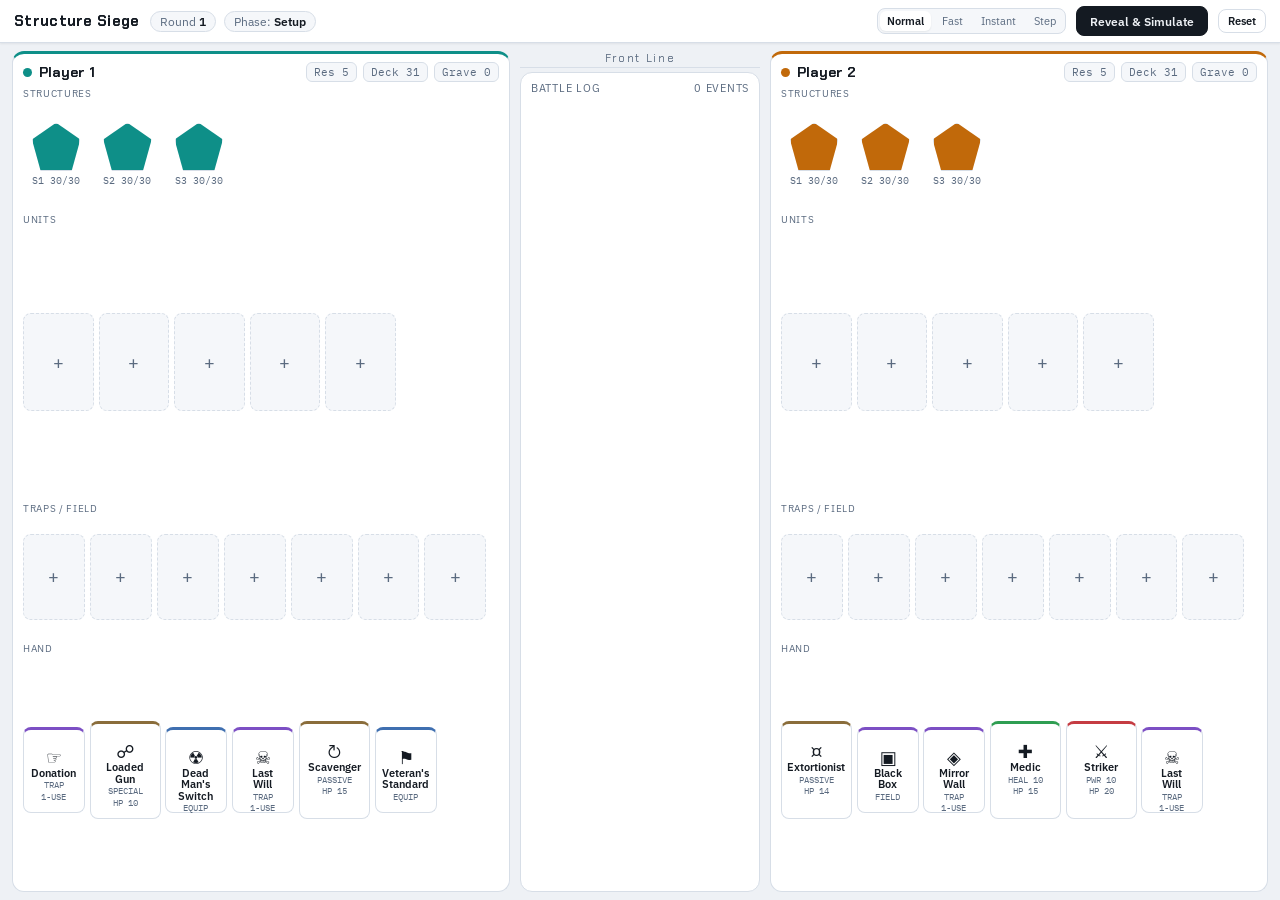
<file: structure-siege.html>
<!DOCTYPE html>
<html lang="en">
<head>
<meta charset="UTF-8">
<meta name="viewport" content="width=device-width, initial-scale=1.0">
<title>Structure Siege</title>
<link rel="preconnect" href="https://fonts.gstatic.com" crossorigin>
<link rel="stylesheet" href="https://fonts.googleapis.com/css2?family=Chakra+Petch:wght@500;600;700&family=IBM+Plex+Sans:wght@400;500;600&family=IBM+Plex+Mono:wght@400;500;600&display=swap">
<style>
  :root{
    --bg:#eef1f5; --panel:#ffffff; --panel-2:#f5f7fa; --line:#d7dee7;
    --text:#141a22; --text-dim:#5b6b80;
    --p1:#0e8f88; --p1-bg:#e3f7f5;
    --p2:#c1690a; --p2-bg:#fdf0e2;
    --danger:#c53c42; --heal:#2f9e52; --trap:#7c4fc4;
    --equip:#3f6fb0; --special:#8a6d3b;
    --shadow:0 1px 2px rgba(20,26,34,.07);
    color-scheme: light dark;
  }
  @media (prefers-color-scheme: dark){
    :root:not([data-theme="light"]){
      --bg:#0b0f14; --panel:#121821; --panel-2:#1a2230; --line:#2a3446;
      --text:#e8edf4; --text-dim:#8fa0b8;
      --p1:#4fd1c5; --p1-bg:#12302e;
      --p2:#f0a35a; --p2-bg:#3a2716;
      --danger:#ff7373; --heal:#7ee08a; --trap:#c79bfa;
      --equip:#7fb0ff; --special:#e0b989;
      --shadow:0 1px 3px rgba(0,0,0,.45);
    }
  }
  :root[data-theme="dark"]{
    --bg:#0b0f14; --panel:#121821; --panel-2:#1a2230; --line:#2a3446;
    --text:#e8edf4; --text-dim:#8fa0b8;
    --p1:#4fd1c5; --p1-bg:#12302e;
    --p2:#f0a35a; --p2-bg:#3a2716;
    --danger:#ff7373; --heal:#7ee08a; --trap:#c79bfa;
    --equip:#7fb0ff; --special:#e0b989;
    --shadow:0 1px 3px rgba(0,0,0,.45);
  }

  *{box-sizing:border-box;}
  html,body{ margin:0; padding:0; height:100%; overflow:hidden; }
  body{
    background:var(--bg); color:var(--text);
    font-family:'IBM Plex Sans', system-ui, sans-serif;
    display:flex; flex-direction:column;
  }
  .mono{ font-family:'IBM Plex Mono', ui-monospace, monospace; }
  .display{ font-family:'Chakra Petch', system-ui, sans-serif; }

  button{ font-family:inherit; }
  button:focus-visible, .card:focus-visible, .slot:focus-visible, summary:focus-visible{
    outline:2px solid var(--p1); outline-offset:2px;
  }

  /* ---------- Topbar ---------- */
  .topbar{
    flex:0 0 auto;
    background:var(--panel); border-bottom:1px solid var(--line);
    padding:6px 14px; box-shadow:var(--shadow);
  }
  .topbar-inner{
    max-width:1300px; margin:0 auto; display:flex; align-items:center;
    gap:10px; flex-wrap:wrap;
  }
  .brand{ font-family:'Chakra Petch',sans-serif; font-weight:700; font-size:.95rem; letter-spacing:.02em; white-space:nowrap; }
  .brand small{ display:none; }
  .status{ display:flex; align-items:center; gap:8px; flex-wrap:wrap; font-size:.72rem; color:var(--text-dim); }
  .status b{ color:var(--text); font-weight:600; }
  .pill{
    border:1px solid var(--line); border-radius:999px; padding:2px 9px;
    background:var(--panel-2); white-space:nowrap;
  }
  .progress-wrap{ width:100px; height:5px; border-radius:999px; background:var(--panel-2); border:1px solid var(--line); overflow:hidden; }
  .progress-fill{ height:100%; background:linear-gradient(90deg,var(--p1),var(--p2)); width:0%; transition:width .12s linear; }
  .spacer{ flex:1 1 auto; }
  .speed-group{ display:flex; gap:4px; border:1px solid var(--line); border-radius:8px; padding:2px; background:var(--panel-2); }
  .speed-btn{
    border:none; background:transparent; color:var(--text-dim); font-size:.68rem;
    padding:3px 7px; border-radius:6px; cursor:pointer;
  }
  .speed-btn.active{ background:var(--panel); color:var(--text); box-shadow:var(--shadow); font-weight:600; }
  .btn{
    font-weight:600; font-size:.78rem; padding:6px 13px; border-radius:8px;
    border:1px solid var(--line); background:var(--panel-2); color:var(--text); cursor:pointer;
  }
  .btn:hover:not(:disabled){ border-color:var(--p1); }
  .btn:disabled{ opacity:.5; cursor:default; }
  .btn.primary{ background:var(--text); color:var(--bg); border-color:var(--text); }
  .btn.ghost{ background:transparent; }
  .btn.small{ padding:4px 9px; font-size:.68rem; }

  /* ---------- Layout ---------- */
  .battlefield{
    flex:1 1 auto; min-height:0; max-width:1300px; width:100%; margin:0 auto;
    padding:8px 12px; display:flex; gap:10px;
  }

  .panel{
    flex:1 1 0; min-width:0; min-height:0;
    background:var(--panel); border:1px solid var(--line); border-radius:12px;
    padding:8px 10px; display:flex; flex-direction:column; gap:5px;
    border-top:3px solid var(--line); overflow:hidden;
  }
  .panel.p1{ border-top-color:var(--p1); }
  .panel.p2{ border-top-color:var(--p2); }

  .panel-head{ flex:0 0 auto; position:relative; display:flex; align-items:center; justify-content:space-between; gap:8px; }
  .panel-title{ font-family:'Chakra Petch',sans-serif; font-weight:700; font-size:.88rem; display:flex; align-items:center; gap:7px; }
  .dot{ width:9px; height:9px; border-radius:50%; display:inline-block; flex:0 0 auto; }
  .panel.p1 .dot{ background:var(--p1); } .panel.p2 .dot{ background:var(--p2); }
  .pile-pills{ display:flex; gap:6px; font-size:.68rem; }
  .pile-pill{ border:1px solid var(--line); border-radius:6px; padding:2px 7px; background:var(--panel-2); cursor:pointer; color:var(--text-dim); }
  .pile-pill:hover{ color:var(--text); }
  .grave-list{
    position:absolute; top:100%; right:0; margin-top:4px; z-index:15;
    display:flex; flex-wrap:wrap; gap:4px; max-width:200px;
    background:var(--panel); border:1px solid var(--line); border-radius:8px;
    padding:6px; box-shadow:var(--shadow);
  }
  .grave-chip{ width:20px; height:20px; display:flex; align-items:center; justify-content:center; border-radius:4px; background:var(--panel-2); border:1px solid var(--line); opacity:.7; font-size:.85rem; }

  .section{ display:flex; flex-direction:column; min-height:0; gap:2px; }
  .row-label{ flex:0 0 auto; font-size:.6rem; text-transform:uppercase; letter-spacing:.07em; color:var(--text-dim); }
  .row{ flex:1 1 auto; min-height:0; display:flex; align-items:center; gap:5px; }
  .sec-structures{ flex:0.85 1 0; }
  .sec-units{ flex:2 1 0; }
  .sec-traps{ flex:0.95 1 0; }
  .sec-hand{ flex:1.7 1 0; }
  .row.hand-row{ overflow-x:auto; overflow-y:hidden; justify-content:flex-start; }
  .row.zone-row{ overflow-x:auto; overflow-y:hidden; justify-content:flex-start; }

  /* structures */
  .structure{ height:100%; max-height:78px; aspect-ratio:.85; display:flex; flex-direction:column; align-items:center; justify-content:center; gap:3px; }
  .structure-shape{
    position:relative; height:62%; aspect-ratio:1;
    clip-path:polygon(50% 0%, 100% 35%, 82% 100%, 18% 100%, 0% 35%);
    background:var(--panel-2); overflow:hidden; border:1px solid var(--line);
  }
  .panel.p1 .structure-fill{ background:var(--p1); }
  .panel.p2 .structure-fill{ background:var(--p2); }
  .structure-fill{ position:absolute; left:0; right:0; bottom:0; transition:height .3s ease; }
  .structure.dead .structure-shape{ opacity:.3; }
  .structure-hp{ font-size:clamp(7px,1.15vh,10px); color:var(--text-dim); white-space:nowrap; }
  .structure.dead .structure-hp{ color:var(--danger); font-weight:600; }

  /* slots + cards */
  .slot{
    height:100%; max-height:98px; aspect-ratio:.72; border-radius:8px; border:1.5px dashed var(--line);
    display:flex; align-items:center; justify-content:center; color:var(--text-dim);
    font-size:1.1rem; cursor:default; background:var(--panel-2); flex:0 0 auto;
  }
  .slot.trap-slot{ max-height:86px; }
  .slot.valid-target{ border-color:var(--p1); background:var(--p1-bg); cursor:pointer; color:var(--p1); }
  .panel.p2 .slot.valid-target{ border-color:var(--p2); background:var(--p2-bg); color:var(--p2); }

  .card{
    height:100%; max-height:98px; aspect-ratio:.72; flex:0 0 auto; border-radius:8px; border:1.5px solid var(--line);
    background:var(--panel); padding:4% 3%; display:flex; flex-direction:column;
    align-items:center; justify-content:flex-start; gap:2%; text-align:center; cursor:pointer; position:relative;
    transition:transform .12s ease, box-shadow .12s ease;
  }
  .card.trap-card{ max-height:86px; }
  .card.cattack{ border-top:3px solid var(--danger); }
  .card.cheal{ border-top:3px solid var(--heal); }
  .card.ctrap{ border-top:3px solid var(--trap); }
  .card.cequip{ border-top:3px solid var(--equip); }
  .card.cspecial{ border-top:3px solid var(--special); }
  .card .icon{ font-size:clamp(11px,2vh,18px); line-height:1; }
  .card .name{ font-size:clamp(7px,1.35vh,10.5px); font-weight:600; line-height:1.1; }
  .card .stat{ font-size:clamp(6px,1.05vh,9px); color:var(--text-dim); line-height:1.15; }
  .card.selectable:hover{ transform:translateY(-3px); box-shadow:var(--shadow); }
  .card.is-selected{ transform:translateY(-5px); box-shadow:0 3px 10px rgba(0,0,0,.15); }
  .panel.p1 .card.is-selected{ border-color:var(--p1); box-shadow:0 0 0 2px var(--p1-bg), 0 3px 10px rgba(0,0,0,.1); }
  .panel.p2 .card.is-selected{ border-color:var(--p2); box-shadow:0 0 0 2px var(--p2-bg), 0 3px 10px rgba(0,0,0,.1); }
  .card.placed{ cursor:pointer; }
  .card.dim{ opacity:.55; cursor:default; }
  .card.valid-target{ box-shadow:0 0 0 2px var(--p1) inset; }
  .panel.p2 .card.valid-target{ box-shadow:0 0 0 2px var(--p2) inset; }
  .equip-badge{
    position:absolute; top:2px; right:2px; width:14px; height:14px; border-radius:50%;
    background:var(--equip); color:#fff; font-size:9px; display:flex; align-items:center;
    justify-content:center; line-height:1; z-index:2;
  }

  .hp-bar{ width:100%; height:3px; border-radius:999px; background:var(--panel-2); overflow:hidden; margin-top:1px; flex:0 0 auto; }
  .hp-fill{ height:100%; background:var(--heal); transition:width .2s ease; }
  .hp-fill.low{ background:var(--danger); }
  .charge-bar{ width:100%; height:2.5px; border-radius:999px; background:var(--panel-2); overflow:hidden; flex:0 0 auto; }
  .panel.p1 .charge-fill{ background:var(--p1); }
  .panel.p2 .charge-fill{ background:var(--p2); }
  .charge-fill{ height:100%; width:0%; }

  /* center column */
  .center-col{ flex:0 0 clamp(170px,20vw,240px); min-height:0; display:flex; flex-direction:column; gap:4px; }
  .center-label{
    flex:0 0 auto; text-align:center; font-family:'Chakra Petch',sans-serif; font-size:.68rem;
    color:var(--text-dim); letter-spacing:.15em; padding-bottom:2px; border-bottom:1px solid var(--line);
  }

  /* log */
  .log-panel{
    flex:1 1 auto; min-height:0;
    background:var(--panel); border:1px solid var(--line); border-radius:12px;
    padding:8px 10px; display:flex; flex-direction:column; gap:4px;
  }
  .log-head{ flex:0 0 auto; display:flex; justify-content:space-between; align-items:center; font-size:.66rem; text-transform:uppercase; letter-spacing:.07em; color:var(--text-dim); }
  .log-body{ flex:1 1 auto; min-height:0; overflow-y:auto; display:flex; flex-direction:column; gap:3px; font-size:.72rem; }
  .log-line{ padding:1px 0; }
  .log-line.attack{ color:var(--danger); }
  .log-line.heal{ color:var(--heal); }
  .log-line.trap{ color:var(--trap); font-weight:600; }
  .log-line.destroy{ color:var(--text-dim); font-style:italic; }
  .log-line.meta{ color:var(--text-dim); border-top:1px dashed var(--line); padding-top:4px; margin-top:2px; }
  .log-line.win{ color:var(--text); font-weight:700; }
  .log-line .t{ color:var(--text-dim); margin-right:4px; }

  .overlay{
    position:fixed; inset:0; background:rgba(11,15,20,.55); display:flex;
    align-items:center; justify-content:center; z-index:50; padding:16px;
  }
  .overlay-card{
    background:var(--panel); border:1px solid var(--line); border-radius:14px;
    padding:28px 24px; text-align:center; max-width:340px; box-shadow:0 10px 40px rgba(0,0,0,.3);
  }
  .overlay-card h2{ font-family:'Chakra Petch',sans-serif; margin:0 0 6px; font-size:1.4rem; }
  .overlay-card p{ color:var(--text-dim); margin:0 0 16px; font-size:.85rem; }

  [hidden]{ display:none !important; }

  @media (max-width:760px){
    html,body{ overflow-y:auto; }
    .battlefield{ flex-direction:column; overflow-y:auto; }
    .panel{ flex:0 0 auto; max-height:none; }
    .section{ min-height:120px; }
    .center-col{ flex:0 0 auto; order:3; height:160px; }
  }
</style>
</head>
<body>

<header class="topbar">
  <div class="topbar-inner">
    <div class="brand">Structure Siege<small>hotseat TCG battle-sim prototype</small></div>
    <div class="status">
      <span class="pill">Round <b id="roundLabel">1</b></span>
      <span class="pill" id="phasePill">Phase: <b id="phaseLabel">Setup</b></span>
      <span class="pill mono" id="tickPill" hidden>Tick <b id="tickLabel">0</b>/60</span>
      <div class="progress-wrap" id="progressWrap" hidden><div class="progress-fill" id="progressFill"></div></div>
    </div>
    <div class="spacer"></div>
    <div class="speed-group" aria-label="Simulation speed">
      <button class="speed-btn" data-speed="normal">Normal</button>
      <button class="speed-btn" data-speed="fast">Fast</button>
      <button class="speed-btn" data-speed="instant">Instant</button>
      <button class="speed-btn" data-speed="step">Step</button>
    </div>
    <button class="btn primary" id="mainActionBtn">Reveal &amp; Simulate</button>
    <button class="btn ghost small" id="resetBtn">Reset</button>
  </div>
</header>

<div class="battlefield">
  <div class="panel p1" id="panel-0">
    <div class="panel-head">
      <div class="panel-title"><span class="dot"></span><span id="name-0"></span></div>
      <div class="pile-pills">
        <span class="pile-pill mono" id="res-0"></span>
        <span class="pile-pill mono" id="deck-0"></span>
        <span class="pile-pill mono" id="grave-0"></span>
      </div>
      <div id="graveList-0" class="grave-list" hidden></div>
    </div>
    <div class="section sec-structures">
      <div class="row-label">Structures</div>
      <div class="row" id="structures-0"></div>
    </div>
    <div class="section sec-units">
      <div class="row-label">Units</div>
      <div class="row" id="units-0"></div>
    </div>
    <div class="section sec-traps">
      <div class="row-label">Traps / Field</div>
      <div class="row zone-row" id="traps-0"></div>
    </div>
    <div class="section sec-hand">
      <div class="row-label">Hand</div>
      <div class="row hand-row" id="hand-0"></div>
    </div>
  </div>

  <div class="center-col">
    <div class="center-label">Front Line</div>
    <div class="log-panel">
      <div class="log-head"><span>Battle Log</span><span id="logCount">0 events</span></div>
      <div class="log-body" id="logBody"></div>
    </div>
  </div>

  <div class="panel p2" id="panel-1">
    <div class="panel-head">
      <div class="panel-title"><span class="dot"></span><span id="name-1"></span></div>
      <div class="pile-pills">
        <span class="pile-pill mono" id="res-1"></span>
        <span class="pile-pill mono" id="deck-1"></span>
        <span class="pile-pill mono" id="grave-1"></span>
      </div>
      <div id="graveList-1" class="grave-list" hidden></div>
    </div>
    <div class="section sec-structures">
      <div class="row-label">Structures</div>
      <div class="row" id="structures-1"></div>
    </div>
    <div class="section sec-units">
      <div class="row-label">Units</div>
      <div class="row" id="units-1"></div>
    </div>
    <div class="section sec-traps">
      <div class="row-label">Traps / Field</div>
      <div class="row zone-row" id="traps-1"></div>
    </div>
    <div class="section sec-hand">
      <div class="row-label">Hand</div>
      <div class="row hand-row" id="hand-1"></div>
    </div>
  </div>
</div>

<div class="overlay" id="overlay" hidden>
  <div class="overlay-card">
    <h2 id="overlayTitle">Player 1 Wins</h2>
    <p id="overlaySub">All of Player 2's structures have fallen.</p>
    <button class="btn primary" id="overlayNewGame">New Game</button>
  </div>
</div>

<div class="overlay" id="choiceOverlay" hidden>
  <div class="overlay-card">
    <h2 id="choiceTitle">Choice</h2>
    <p id="choiceMessage"></p>
    <div id="choiceOptions" style="display:flex; flex-direction:column; gap:8px;"></div>
  </div>
</div>

<script>
(function(){
  "use strict";

  var CARD_DEFS = {
    attacker: { key:'attacker', type:'unit', unitType:'attacker', name:'Striker', icon:'⚔', power:10, hp:20, cooldown:20,
      effect:'Every 20 ticks, hits the nearest enemy unit, or a structure if none remain, for 10.' },
    healer:   { key:'healer',   type:'unit', unitType:'healer',   name:'Medic',   icon:'✚', heal:10,  hp:15, cooldown:20,
      effect:'Every 20 ticks, heals whichever own structure or unit is most wounded (by %) for 10.' },
    mirror:   { key:'mirror',   type:'trap',                      name:'Mirror Wall', icon:'◈',
      effect:'The first time an enemy attack lands on your side, negates it and destroys every enemy Striker.' },

    gravedigger:  { key:'gravedigger',  type:'unit', unitType:'special', name:'Gravedigger',  icon:'Ω', hp:16, cooldown:20, startCharges:1, usesCharges:true,
      effect:'1 charge. When spent, fires once for every card in your graveyard, 4 damage each.' },
    undertaker:   { key:'undertaker',   type:'unit', unitType:'special', name:'Undertaker',   icon:'⛧', hp:14, cooldown:20, usesCharges:true,
      effect:'Gains 1 charge whenever one of your units dies. Spend 2: return a unit card from your graveyard to hand.' },
    predator:     { key:'predator',     type:'unit', unitType:'attacker', name:'Predator',    icon:'♦', power:16, hp:18, cooldown:20,
      effect:'Powerful attacker (16 power). Destroys itself if your Resources ever fall below 3.' },
    extortionist: { key:'extortionist', type:'unit', unitType:'passive', name:'Extortionist', icon:'¤', hp:14, cooldown:Infinity,
      effect:'Whenever the opponent activates a trap, continuous, or special ability, they pay you 1 Resource.' },
    bodyguard:    { key:'bodyguard',    type:'unit', unitType:'passive', name:'Bodyguard',    icon:'⛨', hp:22, cooldown:Infinity,
      effect:'May redirect an attack aimed at another of your units or structures onto itself instead.' },
    scavenger:    { key:'scavenger',    type:'unit', unitType:'passive', name:'Scavenger',    icon:'↻', hp:15, cooldown:Infinity,
      effect:'Whenever any unit dies (either side), may take its unclaimed equip.' },
    parasite:     { key:'parasite',     type:'unit', unitType:'special', name:'Parasite',     icon:'☣', hp:8,  cooldown:20, usesCharges:true,
      effect:'Attaches to another of your units. Mirrors every charge that unit gains from then on.' },
    martyr:       { key:'martyr',       type:'unit', unitType:'attacker', name:'Martyr',      icon:'✟', power:9, hp:12, cooldown:20,
      effect:'Weak attacker (9 power). If destroyed by the opponent, gives another of your units 2 charges.' },
    loadedgun:    { key:'loadedgun',    type:'unit', unitType:'special', name:'Loaded Gun',   icon:'☍', hp:10, cooldown:20, startCharges:3, usesCharges:true,
      effect:'3 charges. Spends 1 each cycle to deal 2 damage. Destroys itself at 0 charges.' },
    mimic:        { key:'mimic',        type:'unit', unitType:'special', name:'Mimic',        icon:'❖', hp:12, cooldown:20, startCharges:1, usesCharges:true,
      effect:"1 charge. Spend it to copy and immediately use another of your unit's action." },

    donation:          { key:'donation',          type:'trap', name:'Donation',           icon:'☞',
      effect:"The first time you're attacked, gives your weakest unit to the opponent's board." },
    liquidator:        { key:'liquidator',        type:'trap', name:'Liquidator',         icon:'⚗',
      effect:"The first time you're attacked, destroys your strongest unit to convert its HP/charges/equip into Resources." },
    mutualdestruction: { key:'mutualdestruction', type:'trap', name:'Mutual Destruction', icon:'⇄',
      effect:"The first time you're attacked, you and the opponent each pick a unit to swap control of, then both attack." },
    standoff:          { key:'standoff',          type:'trap', name:'Standoff',           icon:'⚖',
      effect:"The first time you're attacked, both sides bid Resources; the higher bid draws 2 cards, both pay." },
    repossess:         { key:'repossess',         type:'trap', name:'Repossess',          icon:'⇦',
      effect:"The first time you're attacked, reclaims a unit you originally owned from the opponent's board." },
    lastwill:          { key:'lastwill',          type:'trap', name:"Last Will",          icon:'☠',
      effect:'When one of your units would die, choose: save it at 1 HP, or let it die and draw 2 cards.' },
    hijack:            { key:'hijack',            type:'trap', name:'Hijack',             icon:'⚡',
      effect:"When the opponent activates a charge ability, spend 1 of your charges to redirect it onto their own unit." },
    cannibalize:       { key:'cannibalize',       type:'trap', name:'Cannibalize',        icon:'⌇',
      effect:"The first time you're attacked, destroys your weakest unit to fully transfer its HP and charges to your strongest." },

    deathless:       { key:'deathless',       type:'equip', name:'Deathless',           icon:'♞',
      effect:'Equip. Destroys itself instead of letting the equipped unit die, once.' },
    veteranstandard: { key:'veteranstandard', type:'equip', name:"Veteran's Standard",  icon:'⚑',
      effect:"Equip. Equipped unit's attacks gain +1 power for every unit you've summoned this game." },
    battery:         { key:'battery',         type:'equip', name:'Battery',             icon:'⎔',
      effect:"Equip. Stores up to 3 of the equipped unit's charges; on death, dumps them into another unit." },
    deadmanswitch:   { key:'deadmanswitch',   type:'equip', name:"Dead Man's Switch",   icon:'☢',
      effect:'Equip. When the equipped unit dies, it immediately acts once more for free.' },
    inheritance:     { key:'inheritance',     type:'equip', name:'Inheritance',         icon:'⚱',
      effect:'Equip. When the equipped unit dies, moves itself (and its stored charges) to another of your units.' },

    blackbox: { key:'blackbox', type:'continuous', name:'Black Box', icon:'▣',
      effect:'Continuous. Gains a charge whenever one of your cards dies. At 3 charges, replays your last attack or heal.' }
  };
  var DECK_RECIPE = [
    ['attacker',6], ['healer',4], ['mirror',2],
    ['gravedigger',1], ['undertaker',1], ['predator',1], ['extortionist',1], ['bodyguard',1],
    ['scavenger',1], ['parasite',1], ['martyr',1], ['loadedgun',1], ['mimic',1],
    ['donation',1], ['liquidator',1], ['mutualdestruction',1], ['standoff',1], ['repossess',1],
    ['lastwill',1], ['hijack',1], ['cannibalize',1],
    ['deathless',1], ['veteranstandard',1], ['battery',1], ['deadmanswitch',1], ['inheritance',1],
    ['blackbox',2]
  ];
  var STRUCTURE_HP = 30, STRUCTURE_COUNT = 3, UNIT_SLOTS = 5, TRAP_SLOTS = 5, CONTINUOUS_SLOTS = 2;
  var INITIAL_HAND = 6, DRAW_PER_ROUND = 3, SIM_TICKS = 60;
  var SPEED_MS = { normal:160, fast:45, instant:0 };

  var cardUid = 0;
  function makeCard(key){
    var def = CARD_DEFS[key];
    var c = { uid: 'c' + (cardUid++) };
    for (var k in def) c[k] = def[k];
    return c;
  }
  function shuffle(arr){
    for (var i = arr.length - 1; i > 0; i--){
      var j = Math.floor(Math.random() * (i + 1));
      var tmp = arr[i]; arr[i] = arr[j]; arr[j] = tmp;
    }
    return arr;
  }
  function buildDeck(){
    var deck = [];
    DECK_RECIPE.forEach(function(pair){
      for (var i = 0; i < pair[1]; i++) deck.push(makeCard(pair[0]));
    });
    return shuffle(deck);
  }
  function newPlayer(name){
    return {
      name: name,
      deck: buildDeck(),
      hand: [],
      grave: [],
      resources: 5,
      summonCount: 0,
      lastAction: null,
      structures: Array.from({length:STRUCTURE_COUNT}, function(){ return {hp:STRUCTURE_HP, maxHp:STRUCTURE_HP, alive:true}; }),
      units: new Array(UNIT_SLOTS).fill(null),
      traps: new Array(TRAP_SLOTS).fill(null),
      continuous: new Array(CONTINUOUS_SLOTS).fill(null)
    };
  }
  function drawCards(p, n){
    for (var i = 0; i < n; i++){
      if (p.deck.length === 0) return;
      p.hand.push(p.deck.pop());
    }
  }

  var state = null;
  var lastHandUids = [new Set(), new Set()];
  var reduceMotion = false;
  try { reduceMotion = window.matchMedia('(prefers-reduced-motion: reduce)').matches; } catch (e){}

  function animateDraw(cardEl, side, order){
    if (reduceMotion || !cardEl.animate) return;
    var deckEl = document.getElementById('deck-' + side);
    if (!deckEl) return;
    var deckRect = deckEl.getBoundingClientRect();
    var cardRect = cardEl.getBoundingClientRect();
    var dx = (deckRect.left + deckRect.width / 2) - (cardRect.left + cardRect.width / 2);
    var dy = (deckRect.top + deckRect.height / 2) - (cardRect.top + cardRect.height / 2);
    try {
      cardEl.animate([
        { transform: 'translate(' + dx + 'px,' + dy + 'px) scale(.3) rotate(-10deg)', opacity: 0, offset: 0 },
        { transform: 'translate(' + (dx * 0.12) + 'px,' + (dy * 0.12) + 'px) scale(1.06) rotate(3deg)', opacity: 1, offset: 0.72 },
        { transform: 'translate(0,0) scale(1) rotate(0deg)', opacity: 1, offset: 1 }
      ], { duration: 420, delay: order * 70, easing: 'cubic-bezier(.22,.85,.28,1)', fill: 'both' });
    } catch (e){}
  }

  function freshState(){
    var s = {
      round: 1, phase: 'setup', tick: 0, speed: 'normal',
      selected: null, winner: null, log: [], graveOpen: [false,false],
      pendingChoice: null, tickQueue: [], tickQueuePos: 0,
      players: [newPlayer('Player 1'), newPlayer('Player 2')]
    };
    s.players.forEach(function(p){ drawCards(p, INITIAL_HAND); });
    return s;
  }

  function addLog(text, type){
    state.log.push({ text:text, type:type });
    if (state.log.length > 300) state.log.shift();
  }

  // ---------- Simulation ----------
  var simTimer = null;

  function startSimulation(){
    if (state.phase !== 'setup') return;
    state.phase = 'simulating';
    state.tick = 0;
    state.selected = null;
    addLog('Round ' + state.round + ': boards revealed. Battle begins.', 'meta');
    render();
    scheduleTick();
  }

  function scheduleTick(){
    clearTimeout(simTimer);
    if (state.speed === 'step') return; // manual mode: wait for a Step click instead of a timer
    simTimer = setTimeout(runTick, SPEED_MS[state.speed]);
  }

  function buildTickQueue(){
    var t = ++state.tick;
    var queue = [];
    for (var side = 0; side < 2; side++){
      var player = state.players[side];
      for (var i = 0; i < player.units.length; i++){
        var u = player.units[i];
        if (u && u.alive && isFinite(u.card.cooldown) && t % u.card.cooldown === 0) queue.push({ side: side, idx: i });
      }
    }
    for (var side2 = 0; side2 < 2; side2++){
      var player2 = state.players[side2];
      for (var j = 0; j < player2.continuous.length; j++){
        var cc = player2.continuous[j];
        if (cc && cc.card.key === 'blackbox' && (cc.charges || 0) >= 3) queue.push({ side: side2, continuousIdx: j });
      }
    }
    state.tickQueue = queue;
    state.tickQueuePos = 0;
  }

  function processQueueItem(item){
    if (item.continuousIdx !== undefined) return resolveBlackBox(item.side, item.continuousIdx);
    var u = state.players[item.side].units[item.idx];
    if (!u || !u.alive) return undefined;
    return performAction(item.side, item.idx, u, state.tick);
  }

  function runTick(){
    buildTickQueue();
    drainQueue();
  }

  // Drains the current tick's action queue. In auto speeds it runs to completion (or until a
  // choice pauses it); in 'step' speed it processes exactly one queued action per call, then
  // still performs the same end-of-queue bookkeeping (game over / next-tick scheduling) so the
  // Step button and the timer-driven path share one source of truth for "what happens next".
  function drainQueue(){
    while (state.tickQueuePos < state.tickQueue.length){
      var item = state.tickQueue[state.tickQueuePos++];
      var result = processQueueItem(item);
      if (state.phase === 'gameOver'){ render(); return; }
      if (result === 'PAUSED'){ render(); return; }
      if (state.speed === 'step') break;
    }
    render();
    if (state.phase === 'gameOver') return;
    if (state.tickQueuePos >= state.tickQueue.length && state.tick >= SIM_TICKS){ endSimulation(); return; }
    if (state.tickQueuePos < state.tickQueue.length) return; // step mode paused mid-queue; wait for next click
    scheduleTick();
  }

  function stepOnce(){
    if (state.phase !== 'simulating' || state.pendingChoice) return;
    if (state.tickQueue && state.tickQueuePos < state.tickQueue.length){
      drainQueue();
      return;
    }
    while (state.phase === 'simulating' && !state.pendingChoice){
      if (state.tick >= SIM_TICKS){ endSimulation(); return; }
      buildTickQueue();
      if (state.tickQueue.length > 0){ drainQueue(); return; }
      render(); // keep the tick counter live while silently skipping ticks with no scheduled actions
    }
  }

  function pauseForChoice(config){
    state.pendingChoice = config;
    render();
  }

  function consumeTrap(side, idx){
    var p = state.players[side];
    if (!p.traps[idx]) return;
    p.grave.push(p.traps[idx].card);
    p.traps[idx] = null;
  }

  function findOtherLivingUnit(player, excludeIdx){
    for (var i = 0; i < player.units.length; i++){
      if (i !== excludeIdx && player.units[i] && player.units[i].alive) return i;
    }
    return -1;
  }

  function findWeakestUnit(player, excludeIdx){
    var bestIdx = -1, bestPct = Infinity;
    player.units.forEach(function(u, i){
      if (i === excludeIdx || !u || !u.alive) return;
      var pct = u.hp / u.maxHp;
      if (pct < bestPct){ bestPct = pct; bestIdx = i; }
    });
    return bestIdx;
  }

  function findStrongestUnit(player, excludeIdx){
    var bestIdx = -1, bestHp = -1;
    player.units.forEach(function(u, i){
      if (i === excludeIdx || !u || !u.alive) return;
      if (u.hp > bestHp){ bestHp = u.hp; bestIdx = i; }
    });
    return bestIdx;
  }

  function findLivingScavengerNoEquip(preferredSide){
    var order = [preferredSide, 1 - preferredSide];
    for (var oi = 0; oi < order.length; oi++){
      var s = order[oi], p = state.players[s];
      for (var i = 0; i < p.units.length; i++){
        var uu = p.units[i];
        if (uu && uu.alive && uu.card.key === 'scavenger' && !uu.equip) return { side: s, idx: i };
      }
    }
    return null;
  }

  function findLivingBodyguardSlot(player){
    for (var i = 0; i < player.units.length; i++){
      if (player.units[i] && player.units[i].alive && player.units[i].card.key === 'bodyguard') return i;
    }
    return -1;
  }

  function chargeExtortion(activatingSide){
    var other = 1 - activatingSide;
    var op = state.players[other];
    var count = 0;
    op.units.forEach(function(u){ if (u && u.alive && u.card.key === 'extortionist') count++; });
    for (var i = 0; i < count; i++){
      state.players[activatingSide].resources = Math.max(0, state.players[activatingSide].resources - 1);
      op.resources += 1;
    }
  }

  function gainCharges(side, slotIdx, amount){
    var p = state.players[side];
    var u = p.units[slotIdx];
    if (!u) return;
    u.charges = (u.charges || 0) + amount;
    p.units.forEach(function(par, i){
      if (par && par.alive && par.card.key === 'parasite' && par.hostSlot === slotIdx) par.charges = (par.charges || 0) + amount;
    });
    if (u.equip && u.equip.card.key === 'battery') u.equip.storedCharges = Math.min(3, (u.equip.storedCharges || 0) + amount);
  }

  // ---------- Death handling ----------
  function destroyUnit(side, idx, opts){
    opts = opts || {};
    var p = state.players[side];
    var u = p.units[idx];
    if (!u) return;
    var card = u.card;

    if (u.equip && u.equip.card.key === 'deathless'){
      p.grave.push(u.equip.card);
      u.equip = null;
      addLog(p.name + "'s Deathless shatters, saving " + card.name + '.', 'trap');
      return;
    }
    if (u.equip && u.equip.card.key === 'inheritance'){
      var heirIdx = findOtherLivingUnit(p, idx);
      if (heirIdx !== -1){
        p.units[heirIdx].equip = u.equip;
        addLog(u.equip.card.name + ' passes on to ' + p.units[heirIdx].card.name + '.', 'meta');
      } else {
        p.grave.push(u.equip.card);
      }
      u.equip = null;
    }
    if (u.equip && u.equip.card.key === 'deadmanswitch'){
      var dmsCard = u.equip.card;
      u.equip = null;
      forcePerformAction(side, idx, u, state.tick);
      p.grave.push(dmsCard);
    }
    if (u.equip && u.equip.card.key === 'battery'){
      var stored = u.equip.storedCharges || 0;
      var batCard = u.equip.card;
      u.equip = null;
      if (stored > 0){
        var otherIdx = findOtherLivingUnit(p, idx);
        if (otherIdx !== -1) p.units[otherIdx].charges = (p.units[otherIdx].charges || 0) + stored;
      }
      p.grave.push(batCard);
    }
    if (u.equip){
      var eqCard = u.equip.card;
      u.equip = null;
      var scav = findLivingScavengerNoEquip(side);
      if (scav){
        state.players[scav.side].units[scav.idx].equip = { card: eqCard, storedCharges: 0 };
        addLog(state.players[scav.side].name + "'s Scavenger claims " + eqCard.name + '.', 'meta');
      } else {
        p.grave.push(eqCard);
      }
    }

    if (card.key === 'martyr' && opts.killedByOpponent){
      var mIdx = findOtherLivingUnit(p, idx);
      if (mIdx !== -1) gainCharges(side, mIdx, 2);
    }

    p.grave.push(card);
    p.units[idx] = null;

    p.units.forEach(function(uu){ if (uu && uu.alive && uu.card.key === 'undertaker') uu.charges = (uu.charges || 0) + 1; });
    p.continuous.forEach(function(cc){ if (cc && cc.card.key === 'blackbox') cc.charges = (cc.charges || 0) + 1; });
    p.units.forEach(function(uu){ if (uu && uu.alive && uu.card.key === 'parasite' && uu.hostSlot === idx) uu.hostSlot = null; });
  }

  function forcePerformAction(side, idx, u, t){
    var card = u.card;
    var selfPlayer = state.players[side];
    if (card.unitType === 'attacker'){
      var power = card.power;
      if (u.equip && u.equip.card.key === 'veteranstandard') power += selfPlayer.summonCount;
      resolveAttackHit(side, 1 - side, power, selfPlayer.name + "'s " + card.name + " (Dead Man's Switch)", t);
    } else if (card.unitType === 'healer'){
      var best = findHealTarget(selfPlayer);
      if (best) applyHeal(selfPlayer, best, card.heal, selfPlayer.name + "'s " + card.name + " (Dead Man's Switch)", t);
    } else if (card.key === 'gravedigger'){
      var graveCount = selfPlayer.grave.length;
      for (var k = 0; k < graveCount; k++) resolveAttackHit(side, 1 - side, 4, selfPlayer.name + "'s Gravedigger (Dead Man's Switch)", t);
    } else if (card.key === 'loadedgun'){
      resolveAttackHit(side, 1 - side, 2, selfPlayer.name + "'s Loaded Gun (Dead Man's Switch)", t);
    }
    // mimic/undertaker/parasite/extortionist/bodyguard/scavenger have no meaningful forced retaliation — skipped.
  }

  // ---------- Heal helpers ----------
  function findHealTarget(player){
    var best = null, bestPct = 1;
    player.structures.forEach(function(s, idx){
      if (s.alive && s.hp < s.maxHp){
        var pct = s.hp / s.maxHp;
        if (pct < bestPct){ bestPct = pct; best = { kind: 'structure', idx: idx }; }
      }
    });
    player.units.forEach(function(u, idx){
      if (u && u.alive && u.hp < u.maxHp){
        var pct = u.hp / u.maxHp;
        if (pct < bestPct){ bestPct = pct; best = { kind: 'unit', idx: idx }; }
      }
    });
    return best;
  }
  function applyHeal(player, best, amount, label, t){
    if (best.kind === 'structure'){
      var s = player.structures[best.idx];
      var before = s.hp;
      s.hp = Math.min(s.maxHp, s.hp + amount);
      addLog('t' + t + ': ' + label + ' repairs Structure ' + (best.idx + 1) + ' for ' + (s.hp - before) + '.', 'heal');
    } else {
      var u = player.units[best.idx];
      var before2 = u.hp;
      u.hp = Math.min(u.maxHp, u.hp + amount);
      addLog('t' + t + ': ' + label + ' heals ' + u.card.name + ' for ' + (u.hp - before2) + '.', 'heal');
    }
  }

  // ---------- Attack resolution pipeline ----------
  function pickAttackTarget(dp){
    for (var i = 0; i < dp.units.length; i++){ if (dp.units[i] && dp.units[i].alive) return { kind: 'unit', idx: i }; }
    for (var j = 0; j < dp.structures.length; j++){ if (dp.structures[j].alive) return { kind: 'structure', idx: j }; }
    return null;
  }

  function resolveAttackHit(attackerSide, defSide, power, sourceLabel, t){
    var dp = state.players[defSide];
    var target = pickAttackTarget(dp);
    if (!target) return undefined;
    var trapResult = triggerArmedTrap(defSide, attackerSide, power, target.kind, target.idx, t);
    if (trapResult === 'PAUSED') return 'PAUSED';
    if (trapResult === true) return undefined;
    var bgSlot = findLivingBodyguardSlot(dp);
    if (bgSlot !== -1 && !(target.kind === 'unit' && target.idx === bgSlot)){
      var originalTarget = target;
      pauseForChoice({
        title: 'Bodyguard',
        message: dp.name + "'s Bodyguard offers to intercept this attack. Redirect it to Bodyguard?",
        options: [
          { label: 'Redirect to Bodyguard', onClick: function(){
              var r = applyDamageToTarget(attackerSide, defSide, 'unit', bgSlot, power, sourceLabel, t);
              if (r !== 'PAUSED') drainQueue();
          }},
          { label: 'Let it land normally', onClick: function(){
              var r = applyDamageToTarget(attackerSide, defSide, originalTarget.kind, originalTarget.idx, power, sourceLabel, t);
              if (r !== 'PAUSED') drainQueue();
          }}
        ]
      });
      return 'PAUSED';
    }
    return applyDamageToTarget(attackerSide, defSide, target.kind, target.idx, power, sourceLabel, t);
  }

  function applyDamageToTarget(attackerSide, defSide, kind, idx, power, sourceLabel, t){
    var dp = state.players[defSide];
    if (kind === 'unit'){
      var target = dp.units[idx];
      if (!target) return undefined;
      target.hp -= power;
      addLog('t' + t + ': ' + sourceLabel + ' hits ' + dp.name + "'s " + target.card.name + ' for ' + power + '.', 'attack');
      if (target.hp <= 0){
        var lwIdx = -1;
        for (var i = 0; i < dp.traps.length; i++){ if (dp.traps[i] && dp.traps[i].card.key === 'lastwill'){ lwIdx = i; break; } }
        if (lwIdx !== -1){
          chargeExtortion(defSide);
          var dyingName = target.card.name;
          pauseForChoice({
            title: "Last Will",
            message: dp.name + "'s " + dyingName + ' has taken lethal damage. Save it at 1 HP, or let it die and draw 2 cards?',
            options: [
              { label: 'Save at 1 HP', onClick: function(){
                  target.hp = 1;
                  addLog(dp.name + "'s Last Will saves " + dyingName + ' at 1 HP.', 'trap');
                  consumeTrap(defSide, lwIdx);
                  drainQueue();
              }},
              { label: 'Let it die, draw 2', onClick: function(){
                  destroyUnit(defSide, idx, { killedByOpponent: true });
                  drawCards(dp, 2);
                  addLog(dp.name + "'s Last Will lets " + dyingName + ' die — 2 cards drawn.', 'trap');
                  consumeTrap(defSide, lwIdx);
                  drainQueue();
              }}
            ]
          });
          return 'PAUSED';
        }
        destroyUnit(defSide, idx, { killedByOpponent: true });
      }
      return undefined;
    }
    var s = dp.structures[idx];
    s.hp -= power;
    addLog('t' + t + ': ' + sourceLabel + ' strikes ' + dp.name + "'s Structure " + (idx + 1) + ' for ' + power + '.', 'attack');
    if (s.hp <= 0){
      s.hp = 0; s.alive = false;
      addLog('t' + t + ': ' + dp.name + "'s Structure " + (idx + 1) + ' is destroyed!', 'destroy');
      if (dp.structures.every(function(x){ return !x.alive; })){
        state.phase = 'gameOver';
        state.winner = attackerSide;
        addLog(state.players[attackerSide].name + ' wins! All of ' + dp.name + "'s structures have fallen.", 'win');
        clearTimeout(simTimer);
      }
    }
    return undefined;
  }

  // ---------- Trap dispatcher (fires when an attack lands) ----------
  function triggerArmedTrap(defSide, attackerSide, power, targetKind, targetIdx, t){
    var dp = state.players[defSide];
    var TRAP_KEYS = ['mirror', 'donation', 'liquidator', 'mutualdestruction', 'standoff', 'repossess', 'cannibalize'];
    var foundIdx = -1;
    for (var i = 0; i < dp.traps.length; i++){
      if (dp.traps[i] && TRAP_KEYS.indexOf(dp.traps[i].card.key) !== -1){ foundIdx = i; break; }
    }
    if (foundIdx === -1) return false;
    chargeExtortion(defSide);
    var key = dp.traps[foundIdx].card.key;
    switch (key){
      case 'mirror': resolveMirror(defSide, attackerSide, foundIdx); return true;
      case 'donation': resolveDonation(defSide, attackerSide, foundIdx); return true;
      case 'liquidator': resolveLiquidator(defSide, foundIdx); return true;
      case 'repossess': resolveRepossess(defSide, attackerSide, foundIdx); return true;
      case 'cannibalize': resolveCannibalize(defSide, foundIdx); return true;
      case 'standoff': return resolveStandoff(defSide, attackerSide, foundIdx);
      case 'mutualdestruction': return resolveMutualDestruction(defSide, attackerSide, foundIdx, t);
    }
    return false;
  }

  function resolveMirror(defSide, attackerSide, foundIdx){
    var dp = state.players[defSide], ap = state.players[attackerSide];
    ap.units.forEach(function(uu, i){
      if (uu && uu.alive && uu.card.unitType === 'attacker') destroyUnit(attackerSide, i, { killedByOpponent: true });
    });
    addLog(dp.name + "'s Mirror Wall shatters the attack — every Striker-type unit of " + ap.name + "'s is destroyed!", 'trap');
    consumeTrap(defSide, foundIdx);
  }

  function resolveDonation(defSide, attackerSide, foundIdx){
    var dp = state.players[defSide], ap = state.players[attackerSide];
    var idx = findWeakestUnit(dp);
    if (idx === -1){ addLog(dp.name + "'s Donation fizzles — no unit to give away.", 'trap'); consumeTrap(defSide, foundIdx); return; }
    var emptyIdx = ap.units.findIndex(function(x){ return !x; });
    if (emptyIdx === -1){
      addLog(dp.name + "'s Donation has nowhere to send " + dp.units[idx].card.name + ' — it is destroyed instead.', 'destroy');
      destroyUnit(defSide, idx, {});
    } else {
      var inst = dp.units[idx];
      dp.units[idx] = null;
      ap.units[emptyIdx] = inst;
      addLog(dp.name + ' is forced to donate ' + inst.card.name + ' to ' + ap.name + '!', 'trap');
    }
    consumeTrap(defSide, foundIdx);
  }

  function resolveLiquidator(defSide, foundIdx){
    var dp = state.players[defSide];
    var idx = findStrongestUnit(dp);
    if (idx === -1){ addLog(dp.name + "'s Liquidator fizzles — no unit to liquidate.", 'trap'); consumeTrap(defSide, foundIdx); return; }
    var u = dp.units[idx];
    var hadEquip = !!u.equip;
    var gained = Math.floor(u.hp / 2) + (u.charges || 0) + (hadEquip ? 2 : 0);
    dp.resources += gained;
    addLog(dp.name + "'s Liquidator cashes out " + u.card.name + ' for ' + gained + ' resources.', 'trap');
    destroyUnit(defSide, idx, {});
    consumeTrap(defSide, foundIdx);
  }

  function resolveRepossess(defSide, attackerSide, foundIdx){
    var dp = state.players[defSide], ap = state.players[attackerSide];
    var idx = -1;
    for (var i = 0; i < ap.units.length; i++){
      if (ap.units[i] && ap.units[i].alive && ap.units[i].originalOwner === defSide){ idx = i; break; }
    }
    if (idx === -1){ addLog(dp.name + "'s Repossess fizzles — nothing of theirs to reclaim.", 'trap'); consumeTrap(defSide, foundIdx); return; }
    var inst = ap.units[idx];
    var emptyIdx = dp.units.findIndex(function(x){ return !x; });
    ap.units[idx] = null;
    if (emptyIdx === -1){
      dp.grave.push(inst.card);
      addLog(dp.name + ' repossesses ' + inst.card.name + ' but has no room for it — it is scrapped.', 'trap');
    } else {
      dp.units[emptyIdx] = inst;
      addLog(dp.name + ' repossesses ' + inst.card.name + '!', 'trap');
    }
    consumeTrap(defSide, foundIdx);
  }

  function resolveCannibalize(defSide, foundIdx){
    var dp = state.players[defSide];
    var alive = [];
    dp.units.forEach(function(u, i){ if (u && u.alive) alive.push(i); });
    if (alive.length < 2){ addLog(dp.name + "'s Cannibalize fizzles — not enough units.", 'trap'); consumeTrap(defSide, foundIdx); return; }
    var sacIdx = findWeakestUnit(dp);
    var recIdx = findStrongestUnit(dp, sacIdx);
    if (recIdx === -1){ addLog(dp.name + "'s Cannibalize fizzles.", 'trap'); consumeTrap(defSide, foundIdx); return; }
    var sac = dp.units[sacIdx], rec = dp.units[recIdx];
    rec.maxHp += sac.hp; rec.hp += sac.hp; rec.charges = (rec.charges || 0) + (sac.charges || 0);
    addLog(dp.name + ' cannibalizes ' + sac.card.name + ' into ' + rec.card.name + '.', 'trap');
    destroyUnit(defSide, sacIdx, {});
    consumeTrap(defSide, foundIdx);
  }

  function bidOptionsFor(player){
    var r = player.resources;
    var presets = [0, 1, 2, 3, 5];
    var set = [];
    presets.forEach(function(v){ if (v <= r && set.indexOf(v) === -1) set.push(v); });
    if (r > 0 && set.indexOf(r) === -1) set.push(r);
    if (set.indexOf(0) === -1) set.unshift(0);
    set.sort(function(a, b){ return a - b; });
    return set;
  }

  function resolveStandoff(defSide, attackerSide, foundIdx){
    var dp = state.players[defSide], ap = state.players[attackerSide];
    var defOpts = bidOptionsFor(dp);
    pauseForChoice({
      title: 'Standoff',
      message: dp.name + ', choose your bid (Resources: ' + dp.resources + ').',
      options: defOpts.map(function(v){
        return { label: (v === dp.resources && v > 0) ? ('All (' + v + ')') : String(v), onClick: function(){
          var defBid = v;
          var atkOpts = bidOptionsFor(ap);
          pauseForChoice({
            title: 'Standoff',
            message: ap.name + ', choose your bid (Resources: ' + ap.resources + ').',
            options: atkOpts.map(function(v2){
              return { label: (v2 === ap.resources && v2 > 0) ? ('All (' + v2 + ')') : String(v2), onClick: function(){
                var atkBid = v2;
                dp.resources = Math.max(0, dp.resources - defBid);
                ap.resources = Math.max(0, ap.resources - atkBid);
                if (defBid > atkBid){ drawCards(dp, 2); addLog(dp.name + ' wins the Standoff (' + defBid + ' vs ' + atkBid + ') and draws 2 cards.', 'trap'); }
                else if (atkBid > defBid){ drawCards(ap, 2); addLog(ap.name + ' wins the Standoff (' + atkBid + ' vs ' + defBid + ') and draws 2 cards.', 'trap'); }
                else { addLog('The Standoff ends in a tie (' + defBid + ' vs ' + atkBid + '). Neither side draws.', 'trap'); }
                consumeTrap(defSide, foundIdx);
                drainQueue();
              }};
            })
          });
        }};
      })
    });
    return 'PAUSED';
  }

  function resolveMutualDestruction(defSide, attackerSide, foundIdx, t){
    var dp = state.players[defSide], ap = state.players[attackerSide];
    var dpIdxs = []; dp.units.forEach(function(u, i){ if (u && u.alive) dpIdxs.push(i); });
    var apIdxs = []; ap.units.forEach(function(u, i){ if (u && u.alive) apIdxs.push(i); });
    if (!dpIdxs.length || !apIdxs.length){
      addLog(dp.name + "'s Mutual Destruction fizzles — not enough units on the field.", 'trap');
      consumeTrap(defSide, foundIdx);
      return true;
    }
    pauseForChoice({
      title: 'Mutual Destruction',
      message: dp.name + ', choose one of your units to swap into combat.',
      options: dpIdxs.map(function(i){
        return { label: dp.units[i].card.name + ' (slot ' + (i + 1) + ')', onClick: function(){
          var dpPick = i;
          pauseForChoice({
            title: 'Mutual Destruction',
            message: ap.name + ', choose one of your units to swap into combat.',
            options: apIdxs.map(function(j){
              return { label: ap.units[j].card.name + ' (slot ' + (j + 1) + ')', onClick: function(){
                var apPick = j;
                var tmp = dp.units[dpPick];
                dp.units[dpPick] = ap.units[apPick];
                ap.units[apPick] = tmp;
                addLog(dp.name + ' and ' + ap.name + ' swap ' + dp.units[dpPick].card.name + ' and ' + ap.units[apPick].card.name + ' in the chaos!', 'trap');
                consumeTrap(defSide, foundIdx);
                var r1 = performAction(defSide, dpPick, dp.units[dpPick], t);
                if (r1 === 'PAUSED') return;
                var r2 = performAction(attackerSide, apPick, ap.units[apPick], t);
                if (r2 === 'PAUSED') return;
                drainQueue();
              }};
            })
          });
        }};
      })
    });
    return 'PAUSED';
  }

  // ---------- Hijack (auto-resolve redirect) ----------
  function tryHijack(activatingSide){
    var opp = 1 - activatingSide;
    var op = state.players[opp];
    var hijackIdx = -1;
    for (var i = 0; i < op.traps.length; i++){ if (op.traps[i] && op.traps[i].card.key === 'hijack'){ hijackIdx = i; break; } }
    if (hijackIdx === -1) return null;
    var chargedSlot = -1;
    for (var j = 0; j < op.units.length; j++){ if (op.units[j] && op.units[j].alive && (op.units[j].charges || 0) > 0){ chargedSlot = j; break; } }
    if (chargedSlot === -1) return null;
    chargeExtortion(opp);
    op.units[chargedSlot].charges -= 1;
    consumeTrap(opp, hijackIdx);
    addLog(op.name + "'s Hijack seizes control of the effect!", 'trap');
    return opp;
  }

  function hitOwnWeakest(side, amount, label, t){
    var p = state.players[side];
    var idx = findWeakestUnit(p);
    if (idx === -1){
      var sIdx = p.structures.findIndex(function(s){ return s.alive; });
      if (sIdx === -1) return;
      p.structures[sIdx].hp -= amount;
      addLog('t' + t + ': ' + label + ' backfires onto ' + p.name + "'s Structure " + (sIdx + 1) + ' for ' + amount + '.', 'attack');
      if (p.structures[sIdx].hp <= 0){
        p.structures[sIdx].hp = 0; p.structures[sIdx].alive = false;
        addLog(p.name + "'s Structure " + (sIdx + 1) + ' is destroyed!', 'destroy');
        if (p.structures.every(function(x){ return !x.alive; })){
          state.phase = 'gameOver';
          state.winner = 1 - side;
          addLog(state.players[1 - side].name + ' wins!', 'win');
          clearTimeout(simTimer);
        }
      }
      return;
    }
    var target = p.units[idx];
    target.hp -= amount;
    addLog('t' + t + ': ' + label + ' backfires onto ' + p.name + "'s " + target.card.name + ' for ' + amount + '.', 'attack');
    if (target.hp <= 0) destroyUnit(side, idx, { killedByOpponent: true });
  }

  // ---------- Per-card unit actions ----------
  function doAttackerAction(side, slotIdx, u, t){
    var card = u.card;
    var selfPlayer = state.players[side];
    if (card.key === 'predator' && selfPlayer.resources < 3){
      addLog('t' + t + ': ' + selfPlayer.name + "'s Predator runs out of resources to sustain itself and collapses.", 'destroy');
      destroyUnit(side, slotIdx, {});
      return;
    }
    var power = card.power;
    if (u.equip && u.equip.card.key === 'veteranstandard') power += selfPlayer.summonCount;
    selfPlayer.lastAction = { kind: 'attack', amount: power };
    return resolveAttackHit(side, 1 - side, power, selfPlayer.name + "'s " + card.name, t);
  }

  function doHealerAction(side, slotIdx, u, t){
    var card = u.card;
    var selfPlayer = state.players[side];
    var best = findHealTarget(selfPlayer);
    selfPlayer.lastAction = { kind: 'heal', amount: card.heal };
    if (!best) return;
    applyHeal(selfPlayer, best, card.heal, selfPlayer.name + "'s " + card.name, t);
  }

  function doGravedigger(side, slotIdx, u, t){
    if (!(u.charges > 0)) return;
    var hijacked = tryHijack(side);
    var selfPlayer = state.players[side];
    var graveCount = selfPlayer.grave.length;
    u.charges = 0;
    addLog('t' + t + ': ' + selfPlayer.name + "'s Gravedigger unleashes " + graveCount + ' strike(s) from the grave!', 'attack');
    for (var k = 0; k < graveCount; k++){
      if (hijacked !== null){ hitOwnWeakest(hijacked, 4, selfPlayer.name + "'s Gravedigger (hijacked)", t); continue; }
      var r = resolveAttackHit(side, 1 - side, 4, selfPlayer.name + "'s Gravedigger", t);
      if (r === 'PAUSED') return 'PAUSED'; // remaining hits in this volley are dropped if one hit opens a choice modal
    }
  }

  function doUndertaker(side, slotIdx, u, t){
    if (!(u.charges >= 2)) return;
    var hijacked = tryHijack(side);
    var selfPlayer = state.players[side];
    if (hijacked !== null){
      u.charges -= 2;
      addLog('t' + t + ': ' + selfPlayer.name + "'s Undertaker is hijacked — its recall fizzles.", 'trap');
      return;
    }
    var foundIdx = -1;
    for (var i = selfPlayer.grave.length - 1; i >= 0; i--){ if (selfPlayer.grave[i].type === 'unit'){ foundIdx = i; break; } }
    if (foundIdx === -1) return;
    u.charges -= 2;
    var card = selfPlayer.grave.splice(foundIdx, 1)[0];
    selfPlayer.hand.push(card);
    addLog('t' + t + ': ' + selfPlayer.name + "'s Undertaker recalls " + card.name + ' from the grave.', 'heal');
  }

  function doParasite(side, slotIdx, u, t){
    if (u.hostSlot !== null && u.hostSlot !== undefined) return;
    var selfPlayer = state.players[side];
    for (var i = 0; i < selfPlayer.units.length; i++){
      if (i !== slotIdx && selfPlayer.units[i] && selfPlayer.units[i].alive){
        u.hostSlot = i;
        addLog('t' + t + ': ' + selfPlayer.name + "'s Parasite attaches to " + selfPlayer.units[i].card.name + '.', 'meta');
        return;
      }
    }
  }

  function doLoadedGun(side, slotIdx, u, t){
    if (!(u.charges > 0)) return;
    var hijacked = tryHijack(side);
    u.charges -= 1;
    var selfPlayer = state.players[side];
    var label = selfPlayer.name + "'s Loaded Gun";
    var result;
    if (hijacked !== null) hitOwnWeakest(hijacked, 2, label + ' (hijacked)', t);
    else result = resolveAttackHit(side, 1 - side, 2, label, t);
    if (u.charges <= 0) destroyUnit(side, slotIdx, {});
    if (result === 'PAUSED') return 'PAUSED';
  }

  function doMimic(side, slotIdx, u, t){
    if (!(u.charges > 0)) return;
    var hijacked = tryHijack(side);
    var selfPlayer = state.players[side];
    var templateIdx = -1;
    for (var i = 0; i < selfPlayer.units.length; i++){
      if (i !== slotIdx && selfPlayer.units[i] && selfPlayer.units[i].alive){ templateIdx = i; break; }
    }
    if (templateIdx === -1) return;
    u.charges -= 1;
    var template = selfPlayer.units[templateIdx].card;
    var label = selfPlayer.name + "'s Mimic (as " + template.name + ')';
    if (hijacked !== null){
      var amt = template.unitType === 'attacker' ? template.power : (template.heal || 2);
      hitOwnWeakest(hijacked, amt, label + ' (hijacked)', t);
      return;
    }
    if (template.unitType === 'attacker'){
      var power = template.power;
      if (selfPlayer.units[templateIdx].equip && selfPlayer.units[templateIdx].equip.card.key === 'veteranstandard') power += selfPlayer.summonCount;
      var r = resolveAttackHit(side, 1 - side, power, label, t);
      selfPlayer.lastAction = { kind: 'attack', amount: power };
      if (r === 'PAUSED') return 'PAUSED';
    } else if (template.unitType === 'healer'){
      var best = findHealTarget(selfPlayer);
      if (best){ applyHeal(selfPlayer, best, template.heal, label, t); selfPlayer.lastAction = { kind: 'heal', amount: template.heal }; }
    }
    // Mimic only copies Striker/Medic-style templates in this prototype, not other specials.
  }

  function resolveBlackBox(side, continuousIdx){
    var p = state.players[side];
    var slot = p.continuous[continuousIdx];
    if (!slot || slot.card.key !== 'blackbox') return;
    if ((slot.charges || 0) < 3) return;
    chargeExtortion(side);
    slot.charges -= 3;
    if (!p.lastAction) return;
    var label = p.name + "'s Black Box (replay)";
    if (p.lastAction.kind === 'attack'){
      var r = resolveAttackHit(side, 1 - side, p.lastAction.amount, label, state.tick);
      if (r === 'PAUSED') return 'PAUSED';
    } else {
      var best = findHealTarget(p);
      if (best) applyHeal(p, best, p.lastAction.amount, label, state.tick);
    }
  }

  // ---------- Dispatcher ----------
  function performAction(side, slotIdx, u, t){
    var card = u.card;
    switch (card.unitType){
      case 'attacker': return doAttackerAction(side, slotIdx, u, t);
      case 'healer': return doHealerAction(side, slotIdx, u, t);
      case 'special':
        switch (card.key){
          case 'gravedigger': return doGravedigger(side, slotIdx, u, t);
          case 'undertaker': return doUndertaker(side, slotIdx, u, t);
          case 'parasite': return doParasite(side, slotIdx, u, t);
          case 'loadedgun': return doLoadedGun(side, slotIdx, u, t);
          case 'mimic': return doMimic(side, slotIdx, u, t);
        }
        return;
      default: return;
    }
  }

  function endSimulation(){
    state.phase = 'roundEnd';
    addLog('Round ' + state.round + ' ends.', 'meta');
    render();
  }

  function continueToNextRound(){
    if (state.phase !== 'roundEnd') return;
    state.round++;
    state.players.forEach(function(p){ p.resources += 1; drawCards(p, DRAW_PER_ROUND); });
    state.phase = 'setup';
    state.tick = 0;
    render();
  }

  // ---------- Setup interactions ----------
  function onHandCardClick(side, idx){
    if (state.phase !== 'setup') return;
    if (state.selected && state.selected.side === side && state.selected.idx === idx){
      state.selected = null;
    } else {
      state.selected = { side: side, idx: idx };
    }
    render();
  }

  function onSlotClick(side, zone, idx){
    if (state.phase !== 'setup') return;
    var player = state.players[side];
    var sel = state.selected;
    var selCard = (sel && sel.side === side) ? player.hand[sel.idx] : null;

    if (zone === 'unit'){
      var existingUnit = player.units[idx];
      if (existingUnit && selCard && selCard.type === 'equip' && !existingUnit.equip){
        player.hand.splice(sel.idx, 1);
        existingUnit.equip = { card: selCard, storedCharges: 0 };
        state.selected = null;
        render();
        return;
      }
      if (existingUnit){
        if (existingUnit.equip) player.grave.push(existingUnit.equip.card);
        player.hand.push(existingUnit.card);
        player.units[idx] = null;
        state.selected = null;
        render();
        return;
      }
      if (selCard && selCard.type === 'unit'){
        player.hand.splice(sel.idx, 1);
        var hostSlot = null;
        if (selCard.key === 'parasite'){
          for (var i = 0; i < player.units.length; i++){
            if (i !== idx && player.units[i] && player.units[i].alive){ hostSlot = i; break; }
          }
        }
        player.units[idx] = { card: selCard, hp: selCard.hp, maxHp: selCard.hp, alive: true, charges: selCard.startCharges || 0, equip: null, originalOwner: side, hostSlot: hostSlot };
        player.summonCount += 1;
        state.selected = null;
        render();
        return;
      }
      return;
    }

    if (zone === 'trap' || zone === 'continuous'){
      var arr = zone === 'trap' ? player.traps : player.continuous;
      var existing = arr[idx];
      if (existing){
        player.hand.push(existing.card);
        arr[idx] = null;
        state.selected = null;
        render();
        return;
      }
      if (!selCard) return;
      if (zone === 'trap' && selCard.type !== 'trap') return;
      if (zone === 'continuous' && selCard.type !== 'continuous') return;
      player.hand.splice(sel.idx, 1);
      arr[idx] = zone === 'continuous' ? { card: selCard, charges: 0 } : { card: selCard };
      state.selected = null;
      render();
    }
  }

  function autoPlaceCard(side, handIdx){
    if (state.phase !== 'setup') return;
    var player = state.players[side];
    var card = player.hand[handIdx];
    if (!card) return;
    var zone, targetIdx = -1;
    if (card.type === 'unit'){
      zone = 'unit';
      targetIdx = player.units.findIndex(function(u){ return !u; });
    } else if (card.type === 'trap'){
      zone = 'trap';
      targetIdx = player.traps.findIndex(function(t){ return !t; });
    } else if (card.type === 'continuous'){
      zone = 'continuous';
      targetIdx = player.continuous.findIndex(function(c){ return !c; });
    } else if (card.type === 'equip'){
      zone = 'unit';
      targetIdx = player.units.findIndex(function(u){ return u && u.alive && !u.equip; });
    }
    if (targetIdx === -1){
      // nowhere to auto-place (zone full, or no eligible unit for an equip) — just select it for manual placement
      state.selected = { side: side, idx: handIdx };
      render();
      return;
    }
    state.selected = { side: side, idx: handIdx };
    onSlotClick(side, zone, targetIdx);
  }

  function toggleGrave(side){
    state.graveOpen[side] = !state.graveOpen[side];
    render();
  }

  function resetGame(){
    if (!confirm('Start a brand new game? Current boards and log will be cleared.')) return;
    clearTimeout(simTimer);
    state = freshState();
    lastHandUids = [new Set(), new Set()];
    render();
  }

  // ---------- Rendering ----------
  function el(tag, cls, attrs){
    var e = document.createElement(tag);
    if (cls) e.className = cls;
    if (attrs) for (var k in attrs) e.setAttribute(k, attrs[k]);
    return e;
  }

  function cardColorClass(card){
    if (card.type === 'trap' || card.type === 'continuous') return 'ctrap';
    if (card.type === 'equip') return 'cequip';
    if (card.unitType === 'attacker') return 'cattack';
    if (card.unitType === 'healer') return 'cheal';
    return 'cspecial';
  }

  function statLines(card){
    if (card.type === 'equip') return ['EQUIP', ''];
    if (card.type === 'continuous') return ['FIELD', ''];
    if (card.type === 'trap') return ['TRAP', '1-USE'];
    if (card.unitType === 'attacker') return ['PWR ' + card.power, 'HP ' + card.hp];
    if (card.unitType === 'healer') return ['HEAL ' + card.heal, 'HP ' + card.hp];
    if (card.unitType === 'passive') return ['PASSIVE', 'HP ' + card.hp];
    return ['SPECIAL', 'HP ' + card.hp];
  }

  function renderHandCard(side, card, idx){
    var isSelected = state.selected && state.selected.side === side && state.selected.idx === idx;
    var interactive = state.phase === 'setup';
    var cls = 'card ' + card.key + ' ' + cardColorClass(card) + (card.type !== 'unit' ? ' trap-card' : '') +
      (interactive ? ' selectable' : ' dim') + (isSelected ? ' is-selected' : '');
    var c = el('div', cls, { tabindex: interactive ? '0' : '-1', role:'button',
      'aria-pressed': isSelected ? 'true':'false', title: card.name + ' — ' + card.effect });
    var lines = statLines(card);
    c.innerHTML =
      '<div class="icon">' + card.icon + '</div>' +
      '<div class="name">' + card.name + '</div>' +
      '<div class="stat mono">' + lines[0] + '</div>' +
      '<div class="stat mono">' + lines[1] + '</div>';
    if (interactive){
      c.addEventListener('click', function(){ onHandCardClick(side, idx); });
      c.addEventListener('dblclick', function(e){ e.preventDefault(); autoPlaceCard(side, idx); });
      c.addEventListener('keydown', function(e){ if (e.key === 'Enter' || e.key === ' '){ e.preventDefault(); onHandCardClick(side, idx); } });
    }
    return c;
  }

  function renderUnitSlot(side, idx){
    var player = state.players[side];
    var u = player.units[idx];
    var interactive = state.phase === 'setup';
    var selCard = (interactive && state.selected && state.selected.side === side) ? player.hand[state.selected.idx] : null;

    if (!u){
      var validTarget = !!(selCard && selCard.type === 'unit');
      var slot = el('div', 'slot' + (validTarget ? ' valid-target' : ''), { tabindex:'0', role:'button', 'aria-label':'empty unit slot' });
      slot.textContent = '+';
      slot.addEventListener('click', function(){ onSlotClick(side, 'unit', idx); });
      slot.addEventListener('keydown', function(e){ if (e.key === 'Enter' || e.key === ' '){ e.preventDefault(); onSlotClick(side, 'unit', idx); } });
      return slot;
    }
    var card = u.card;
    var equipTarget = !!(selCard && selCard.type === 'equip' && !u.equip);
    var c = el('div', 'card placed ' + card.key + ' ' + cardColorClass(card) + (interactive ? ' selectable' : '') + (equipTarget ? ' valid-target' : ''),
      { tabindex:'0', role:'button', title: card.name + ' — ' + card.effect + (interactive ? ' (click to return to hand)' : '') });
    var pct = Math.max(0, u.hp / u.maxHp);
    var lines;
    if (card.unitType === 'attacker') lines = ['PWR ' + card.power, ''];
    else if (card.unitType === 'healer') lines = ['HEAL ' + card.heal, ''];
    else if (card.unitType === 'passive') lines = ['PASSIVE', ''];
    else lines = ['SPECIAL', ''];
    var chargePct = (state.phase === 'simulating' || state.phase === 'roundEnd' || state.phase === 'gameOver') && isFinite(card.cooldown)
      ? (state.tick % card.cooldown) / card.cooldown : 0;
    var chargeLine = card.usesCharges ? ('<div class="stat mono">⚡' + (u.charges || 0) + '</div>') : '';
    var equipBadge = u.equip ? ('<div class="equip-badge" title="' + u.equip.card.name + ' — ' + u.equip.card.effect + '">' + u.equip.card.icon + '</div>') : '';
    c.innerHTML =
      equipBadge +
      '<div class="icon">' + card.icon + '</div>' +
      '<div class="name">' + card.name + '</div>' +
      '<div class="stat mono">' + lines[0] + '</div>' +
      '<div class="stat mono">' + u.hp + '/' + u.maxHp + '</div>' +
      chargeLine +
      '<div class="hp-bar"><div class="hp-fill' + (pct < .34 ? ' low' : '') + '" style="width:' + (pct*100) + '%"></div></div>' +
      '<div class="charge-bar"><div class="charge-fill" style="width:' + (chargePct*100) + '%"></div></div>';
    if (interactive){
      c.addEventListener('click', function(){ onSlotClick(side, 'unit', idx); });
      c.addEventListener('keydown', function(e){ if (e.key === 'Enter' || e.key === ' '){ e.preventDefault(); onSlotClick(side, 'unit', idx); } });
    }
    return c;
  }

  function renderZoneSlot(side, zone, idx){
    var player = state.players[side];
    var arr = zone === 'trap' ? player.traps : player.continuous;
    var inst = arr[idx];
    if (!inst){
      var validTarget = state.phase === 'setup' && state.selected && state.selected.side === side &&
        player.hand[state.selected.idx] && player.hand[state.selected.idx].type === zone;
      var slot = el('div', 'slot trap-slot' + (validTarget ? ' valid-target' : ''), { tabindex:'0', role:'button', 'aria-label':'empty ' + zone + ' slot' });
      slot.textContent = '+';
      slot.addEventListener('click', function(){ onSlotClick(side, zone, idx); });
      slot.addEventListener('keydown', function(e){ if (e.key === 'Enter' || e.key === ' '){ e.preventDefault(); onSlotClick(side, zone, idx); } });
      return slot;
    }
    var card = inst.card;
    var interactive = state.phase === 'setup';
    var c = el('div', 'card placed trap-card ' + card.key + ' ' + cardColorClass(card) + (interactive ? ' selectable' : ''),
      { tabindex:'0', role:'button', title: card.name + ' — ' + card.effect + (interactive ? ' (click to return to hand)' : '') });
    var statLine = zone === 'continuous' ? ('⚡' + (inst.charges || 0) + '/3') : 'ARMED';
    c.innerHTML =
      '<div class="icon">' + card.icon + '</div>' +
      '<div class="name">' + card.name + '</div>' +
      '<div class="stat mono">' + statLine + '</div>';
    if (interactive){
      c.addEventListener('click', function(){ onSlotClick(side, zone, idx); });
      c.addEventListener('keydown', function(e){ if (e.key === 'Enter' || e.key === ' '){ e.preventDefault(); onSlotClick(side, zone, idx); } });
    }
    return c;
  }

  function renderStructure(side, idx){
    var s = state.players[side].structures[idx];
    var wrap = el('div', 'structure' + (!s.alive ? ' dead' : ''));
    var pct = Math.max(0, s.hp / s.maxHp);
    wrap.innerHTML =
      '<div class="structure-shape"><div class="structure-fill" style="height:' + (pct*100) + '%"></div></div>' +
      '<div class="structure-hp mono">' + (s.alive ? ('S' + (idx+1) + ' ' + s.hp + '/' + s.maxHp) : ('S' + (idx+1) + ' DOWN')) + '</div>';
    return wrap;
  }

  function renderPlayerPanel(side){
    var p = state.players[side];
    document.getElementById('name-' + side).textContent = p.name;
    document.getElementById('res-' + side).textContent = 'Res ' + p.resources;
    document.getElementById('deck-' + side).textContent = 'Deck ' + p.deck.length;
    var graveBtn = document.getElementById('grave-' + side);
    graveBtn.textContent = 'Grave ' + p.grave.length;
    graveBtn.onclick = function(){ toggleGrave(side); };

    var graveList = document.getElementById('graveList-' + side);
    graveList.hidden = !state.graveOpen[side];
    if (state.graveOpen[side]){
      graveList.innerHTML = '';
      if (p.grave.length === 0){
        var e = el('span', null); e.style.color = 'var(--text-dim)'; e.style.fontSize = '.72rem'; e.textContent = 'Empty.';
        graveList.appendChild(e);
      } else {
        p.grave.forEach(function(c){
          var chip = el('span', 'grave-chip', { title: c.name });
          chip.textContent = c.icon;
          graveList.appendChild(chip);
        });
      }
    }

    var structuresRow = document.getElementById('structures-' + side);
    structuresRow.innerHTML = '';
    for (var i = 0; i < STRUCTURE_COUNT; i++) structuresRow.appendChild(renderStructure(side, i));

    var unitsRow = document.getElementById('units-' + side);
    unitsRow.innerHTML = '';
    for (var u = 0; u < UNIT_SLOTS; u++) unitsRow.appendChild(renderUnitSlot(side, u));

    var trapsRow = document.getElementById('traps-' + side);
    trapsRow.innerHTML = '';
    for (var tI = 0; tI < TRAP_SLOTS; tI++) trapsRow.appendChild(renderZoneSlot(side, 'trap', tI));
    for (var cI = 0; cI < CONTINUOUS_SLOTS; cI++) trapsRow.appendChild(renderZoneSlot(side, 'continuous', cI));

    var handRow = document.getElementById('hand-' + side);
    handRow.innerHTML = '';
    var seenBefore = lastHandUids[side];
    var drawOrder = 0;
    p.hand.forEach(function(card, idx){
      var isNew = !seenBefore.has(card.uid);
      var cardEl = renderHandCard(side, card, idx);
      handRow.appendChild(cardEl);
      if (isNew){
        animateDraw(cardEl, side, drawOrder);
        drawOrder++;
      }
    });
    lastHandUids[side] = new Set(p.hand.map(function(c){ return c.uid; }));
  }

  var PHASE_LABEL = { setup:'Setup', simulating:'Simulating', roundEnd:'Round Complete', gameOver:'Game Over' };

  function renderHeader(){
    document.getElementById('roundLabel').textContent = state.round;
    document.getElementById('phaseLabel').textContent = state.phase === 'gameOver' && state.winner != null
      ? state.players[state.winner].name + ' Wins' : PHASE_LABEL[state.phase];

    var tickPill = document.getElementById('tickPill');
    var progressWrap = document.getElementById('progressWrap');
    var showTick = state.phase === 'simulating' || state.phase === 'roundEnd' || state.phase === 'gameOver';
    tickPill.hidden = !showTick;
    progressWrap.hidden = !showTick;
    if (showTick){
      document.getElementById('tickLabel').textContent = state.tick;
      document.getElementById('progressFill').style.width = (state.tick / SIM_TICKS * 100) + '%';
    }

    document.querySelectorAll('.speed-btn').forEach(function(b){
      b.classList.toggle('active', b.dataset.speed === state.speed);
    });

    var mainBtn = document.getElementById('mainActionBtn');
    mainBtn.disabled = false;
    if (state.phase === 'setup'){ mainBtn.textContent = 'Reveal & Simulate'; mainBtn.onclick = startSimulation; }
    else if (state.phase === 'simulating'){
      if (state.speed === 'step' && !state.pendingChoice){ mainBtn.textContent = 'Step ▶'; mainBtn.onclick = stepOnce; }
      else { mainBtn.textContent = 'Simulating…'; mainBtn.disabled = true; mainBtn.onclick = null; }
    }
    else if (state.phase === 'roundEnd'){ mainBtn.textContent = 'Draw & Continue'; mainBtn.onclick = continueToNextRound; }
    else { mainBtn.textContent = 'New Game'; mainBtn.onclick = resetGame; }

    var overlay = document.getElementById('overlay');
    if (state.phase === 'gameOver'){
      overlay.hidden = false;
      var winnerName = state.players[state.winner].name;
      var loserName = state.players[1 - state.winner].name;
      document.getElementById('overlayTitle').textContent = winnerName + ' Wins';
      document.getElementById('overlaySub').textContent = 'All of ' + loserName + "'s structures have fallen after " + state.round + ' round(s).';
    } else {
      overlay.hidden = true;
    }
  }

  function renderLog(){
    var body = document.getElementById('logBody');
    body.innerHTML = '';
    state.log.forEach(function(entry){
      var line = el('div', 'log-line ' + entry.type);
      line.textContent = entry.text;
      body.appendChild(line);
    });
    body.scrollTop = body.scrollHeight;
    document.getElementById('logCount').textContent = state.log.length + ' event' + (state.log.length === 1 ? '' : 's');
  }

  function renderChoiceOverlay(){
    var el2 = document.getElementById('choiceOverlay');
    if (!state.pendingChoice){ el2.hidden = true; return; }
    el2.hidden = false;
    document.getElementById('choiceTitle').textContent = state.pendingChoice.title;
    document.getElementById('choiceMessage').textContent = state.pendingChoice.message;
    var opts = document.getElementById('choiceOptions');
    opts.innerHTML = '';
    state.pendingChoice.options.forEach(function(opt){
      var b = document.createElement('button');
      b.className = 'btn primary';
      b.textContent = opt.label;
      b.onclick = function(){
        state.pendingChoice = null;
        opt.onClick();
        render();
      };
      opts.appendChild(b);
    });
  }

  function render(){
    renderHeader();
    renderPlayerPanel(0);
    renderPlayerPanel(1);
    renderLog();
    renderChoiceOverlay();
  }

  document.querySelectorAll('.speed-btn').forEach(function(b){
    b.addEventListener('click', function(){
      state.speed = b.dataset.speed;
      render();
      if (state.phase === 'simulating' && !state.pendingChoice) scheduleTick();
    });
  });
  document.getElementById('resetBtn').addEventListener('click', resetGame);
  document.getElementById('overlayNewGame').addEventListener('click', resetGame);

  state = freshState();
  render();
})();
</script>
</body>
</html>
</file>
<file: shared.css>
/* Shared design tokens + base styles for fd6 pages (index.html, decks.html). */
:root{
  --bg:#eef1f5; --panel:#ffffff; --panel-2:#f5f7fa; --line:#d7dee7;
  --text:#141a22; --text-dim:#5b6b80;
  --p1:#0e8f88; --p1-bg:#e3f7f5;
  --p2:#c1690a; --p2-bg:#fdf0e2;
  --danger:#c53c42; --heal:#2f9e52; --trap:#7c4fc4;
  --equip:#3f6fb0; --special:#8a6d3b;
  --shadow:0 1px 2px rgba(20,26,34,.07);
  color-scheme: light dark;
}
@media (prefers-color-scheme: dark){
  :root:not([data-theme="light"]){
    --bg:#0b0f14; --panel:#121821; --panel-2:#1a2230; --line:#2a3446;
    --text:#e8edf4; --text-dim:#8fa0b8;
    --p1:#4fd1c5; --p1-bg:#12302e;
    --p2:#f0a35a; --p2-bg:#3a2716;
    --danger:#ff7373; --heal:#7ee08a; --trap:#c79bfa;
    --equip:#7fb0ff; --special:#e0b989;
    --shadow:0 1px 3px rgba(0,0,0,.45);
  }
}
:root[data-theme="dark"]{
  --bg:#0b0f14; --panel:#121821; --panel-2:#1a2230; --line:#2a3446;
  --text:#e8edf4; --text-dim:#8fa0b8;
  --p1:#4fd1c5; --p1-bg:#12302e;
  --p2:#f0a35a; --p2-bg:#3a2716;
  --danger:#ff7373; --heal:#7ee08a; --trap:#c79bfa;
  --equip:#7fb0ff; --special:#e0b989;
  --shadow:0 1px 3px rgba(0,0,0,.45);
}

*{box-sizing:border-box;}
html,body{ margin:0; padding:0; height:100%; }
body{
  background:var(--bg); color:var(--text);
  font-family:'IBM Plex Sans', system-ui, sans-serif;
  display:flex; flex-direction:column;
}
.mono{ font-family:'IBM Plex Mono', ui-monospace, monospace; }
.display{ font-family:'Chakra Petch', system-ui, sans-serif; }

button{ font-family:inherit; }
button:focus-visible, .card:focus-visible, .slot:focus-visible, summary:focus-visible{
  outline:2px solid var(--p1); outline-offset:2px;
}

/* ---------- Topbar ---------- */
.topbar{
  flex:0 0 auto;
  background:var(--panel); border-bottom:1px solid var(--line);
  padding:6px 14px; box-shadow:var(--shadow);
}
.topbar-inner{
  max-width:1300px; margin:0 auto; display:flex; align-items:center;
  gap:10px; flex-wrap:wrap;
}
.brand{ font-family:'Chakra Petch',sans-serif; font-weight:700; font-size:.95rem; letter-spacing:.02em; white-space:nowrap; }
.brand small{ display:none; }
.pill{
  border:1px solid var(--line); border-radius:999px; padding:2px 9px;
  background:var(--panel-2); white-space:nowrap;
}
.spacer{ flex:1 1 auto; }
.btn{
  font-weight:600; font-size:.78rem; padding:6px 13px; border-radius:8px;
  border:1px solid var(--line); background:var(--panel-2); color:var(--text); cursor:pointer;
  text-decoration:none; display:inline-flex; align-items:center;
}
.btn:hover:not(:disabled){ border-color:var(--p1); }
.btn:disabled{ opacity:.5; cursor:default; }
.btn.primary{ background:var(--text); color:var(--bg); border-color:var(--text); }
.btn.ghost{ background:transparent; }
.btn.small{ padding:4px 9px; font-size:.68rem; }

/* ---------- Card inspector ---------- */
.inspector{
  flex:0 0 auto; background:var(--panel); border:1px solid var(--line); border-radius:12px;
  padding:8px 10px; display:flex; flex-direction:column; gap:5px; font-size:.74rem;
}
.inspector-head{ display:flex; justify-content:space-between; align-items:center; font-size:.66rem; text-transform:uppercase; letter-spacing:.07em; color:var(--text-dim); }
.inspector-empty{ color:var(--text-dim); font-size:.72rem; font-style:italic; }
.inspector-title{ display:flex; align-items:center; gap:8px; }
.inspector-icon{ font-size:1.4rem; line-height:1; width:1.6rem; text-align:center; }
.inspector-name{ font-family:'Chakra Petch',sans-serif; font-weight:700; font-size:.95rem; line-height:1.1; }
.inspector-type{ font-size:.62rem; text-transform:uppercase; letter-spacing:.08em; color:var(--text-dim); }
.inspector.cattack .inspector-type{ color:var(--danger); }
.inspector.cheal .inspector-type{ color:var(--heal); }
.inspector.ctrap .inspector-type{ color:var(--trap); }
.inspector.cequip .inspector-type{ color:var(--equip); }
.inspector.cspecial .inspector-type{ color:var(--special); }
.inspector-stats{ display:flex; flex-wrap:wrap; gap:4px; }
.inspector-stat{ font-size:.66rem; padding:2px 6px; border-radius:999px; background:var(--panel-2); border:1px solid var(--line); }
.inspector-effect{ line-height:1.35; }
.inspector-live{ border-top:1px dashed var(--line); padding-top:5px; color:var(--text-dim); font-size:.68rem; line-height:1.35; }
.inspector-close{ background:none; border:none; color:var(--text-dim); cursor:pointer; font-size:.8rem; padding:0 2px; line-height:1; }
.inspector-close:hover{ color:var(--text); }

[hidden]{ display:none !important; }
</file>
